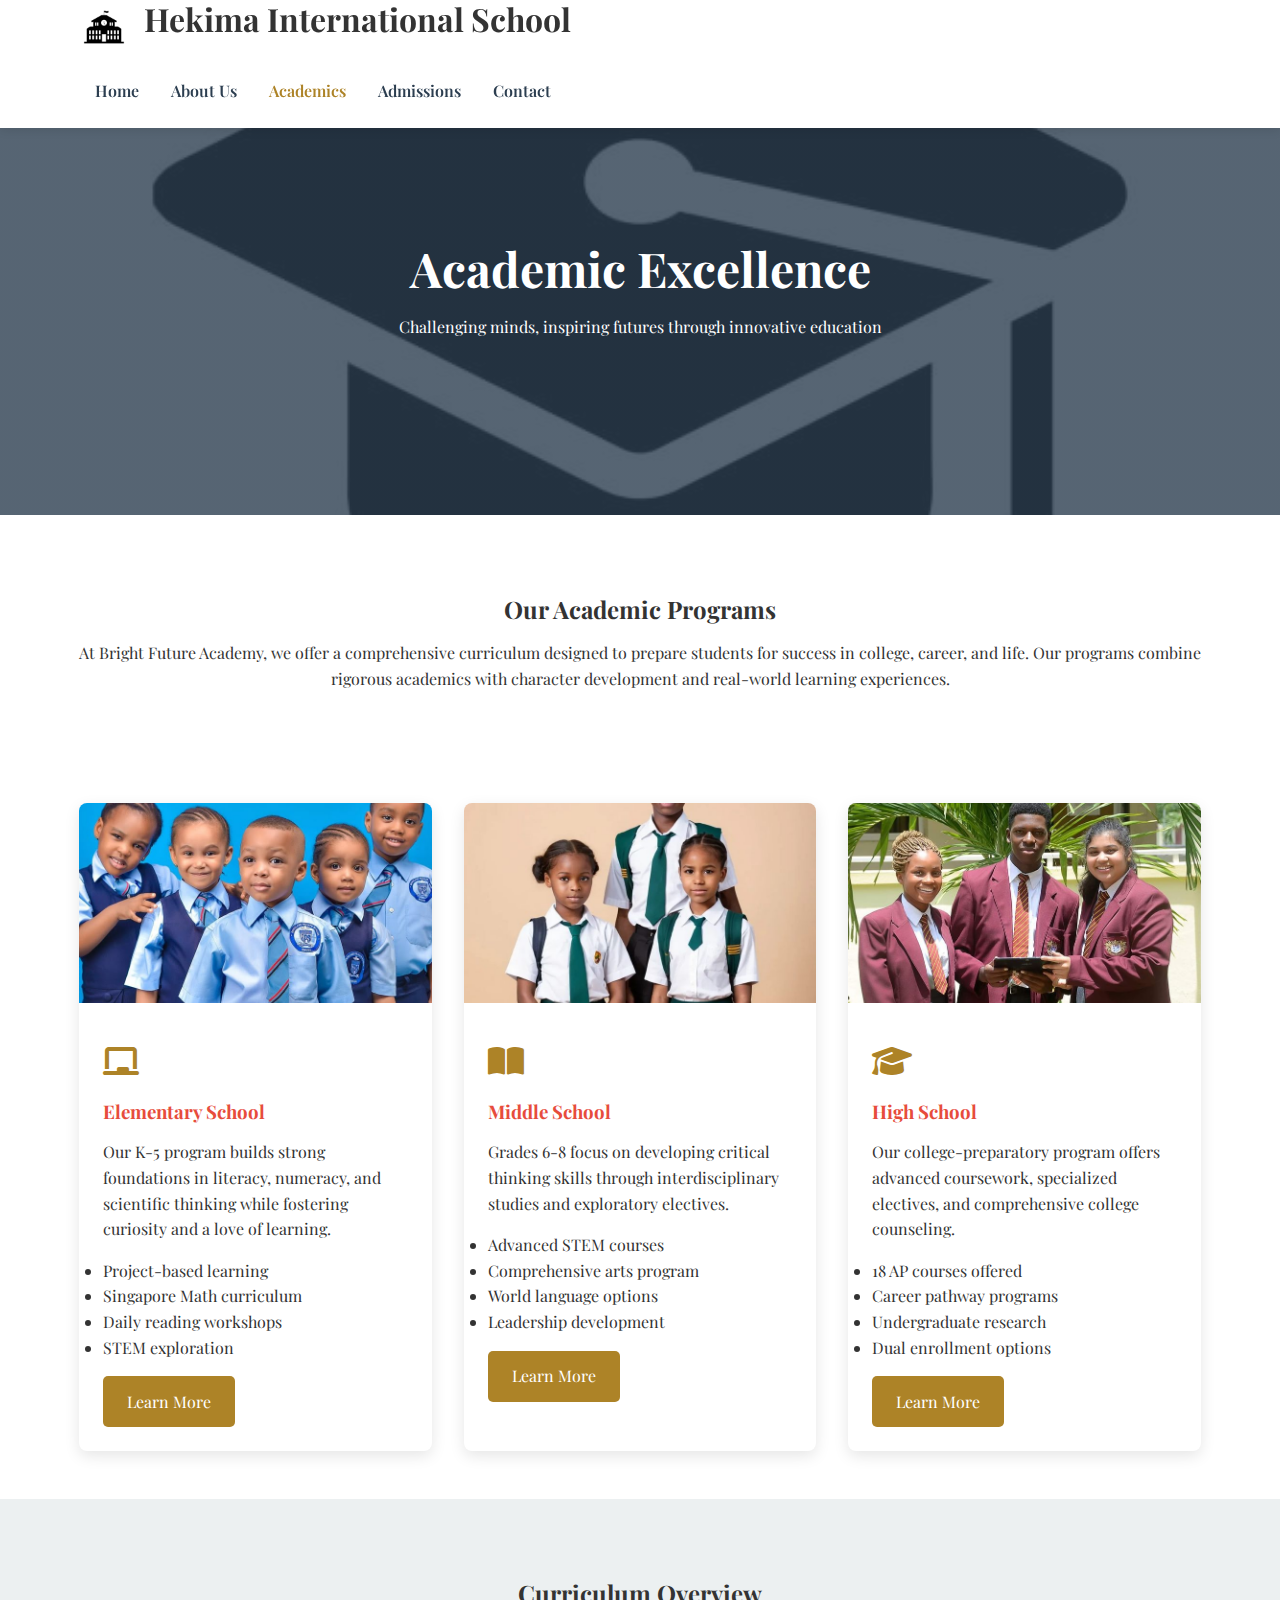
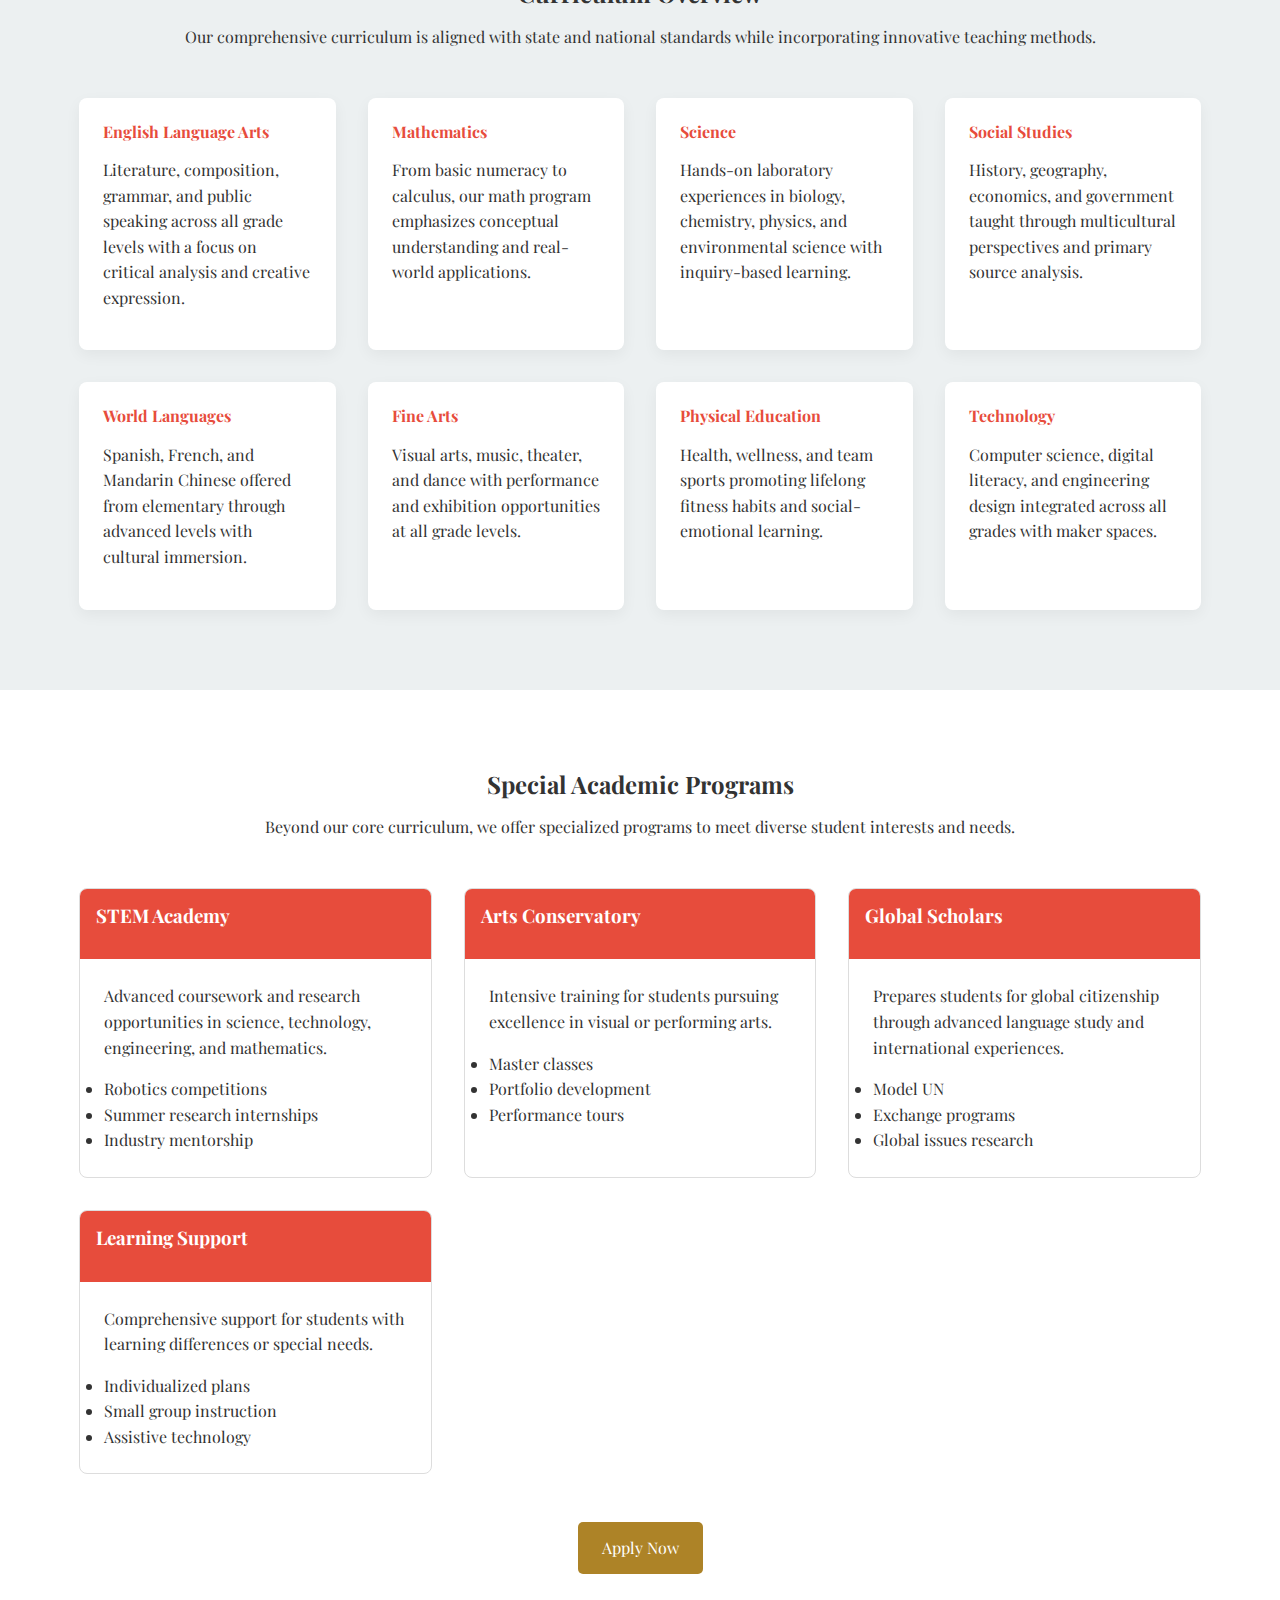
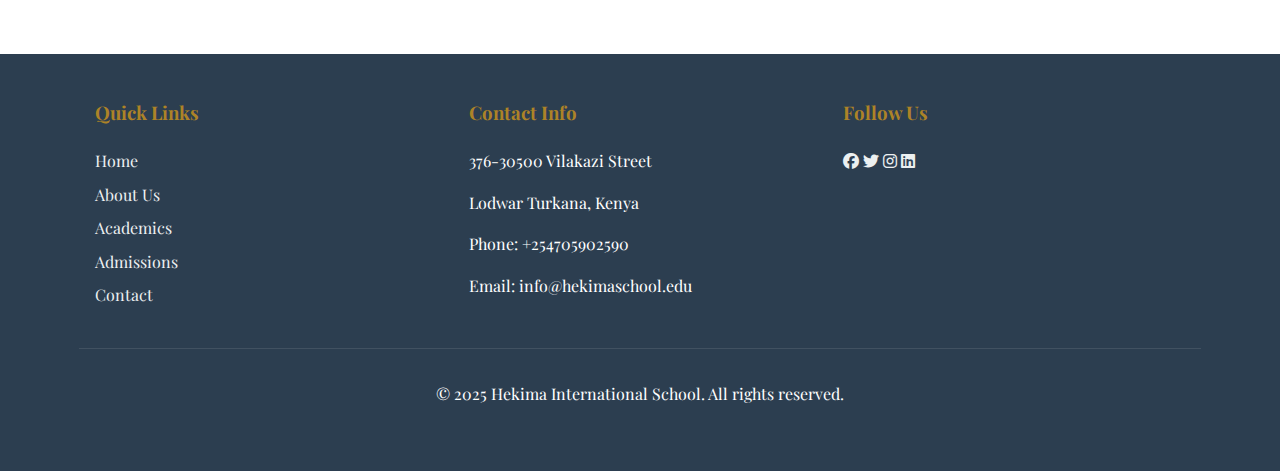
<file: academics.html>
<!DOCTYPE html>
<html lang="en">
<head>
    <meta charset="UTF-8">
    <meta name="viewport" content="width=device-width, initial-scale=1.0">
    <title>Academics - Hekima International School</title><link href="https://fonts.googleapis.com/css2?family=Playfair+Display:ital,wght@0,400..900;1,400..900&display=swap" rel="stylesheet" />
    <link rel="stylesheet" href="https://cdnjs.cloudflare.com/ajax/libs/font-awesome/6.4.0/css/all.min.css">
    <style>
        /* Global Styles */
        :root {
        --primary:#e74c3c;
            --secondary: #ad8327;
            --accent: #2c3e50;
            --light: #ecf0f1;
            --dark: #2c3e50
        }
        
        * {
            margin: 0;
            padding: 0;
            box-sizing: border-box;
            font-family: 'Playfair Display',serif;
        }
        
        body {
            line-height: 1.6;
            color: #333;
        }
        
        .container {
            width: 90%;
            max-width: 1200px;
            margin: 0 auto;
            padding: 0 15px;
        }
        
        h1, h2, h3, h4 {
            margin-bottom: 1rem;
            line-height: 1.2;
        }
        
        p {
            margin-bottom: 1rem;
        }
        
        a {
            text-decoration: none;
            color: var(--secondary);
        }
        
        .btn {
            display: inline-block;
            background: var(--secondary);
            color: white;
            padding: 0.8rem 1.5rem;
            border: none;
            border-radius: 5px;
            cursor: pointer;
            transition: all 0.3s ease;
        }
        
        .btn:hover {
            background: var(--primary);
            transform: translateY(-3px);
        }
        
        /* Header Styles */
        header {
            background: white;
            box-shadow: 0 2px 10px rgba(0, 0, 0, 0.1);
            position: fixed;
            width: 100%;
            top: 0;
            z-index: 1000;
        }
        
        .logo {
            display: flex;
            align-items: center;
        }
        
        .logo img {
            height: 50px;
            margin-right: 15px;
        }
        
        nav ul {
            display: flex;
            list-style: none;
        }
        
        nav ul li a {
            display: block;
            padding: 1.5rem 1rem;
            color: var(--dark);
            font-weight: 600;
            transition: all 0.3s ease;
        }
        
        nav ul li a:hover, nav ul li a.active {
            color: var(--secondary);
        }
        
        .mobile-menu {
            display: none;
            font-size: 1.5rem;
            cursor: pointer;
        }
        
        /* Hero Section */
        .hero {
            background: linear-gradient(rgba(44, 62, 80, 0.8), rgba(44, 62, 80, 0.8)), url('img/academics.jpg');
            background-size: cover;
            background-position: center;
            color: white;
            text-align: center;
            padding: 10rem 0;
            margin-top: 80px;
        }
        
        .hero h1 {
            font-size: 3rem;
            margin-bottom: 1rem;
        }
        
        /* Academics Content */
        .academics-intro {
            text-align: center;
            padding: 5rem 0 3rem;
        }
        
        .divisions {
            display: flex;
            justify-content: space-between;
            flex-wrap: wrap;
            gap: 2rem;
            margin: 3rem 0;
        }
        
        .division-card {
            flex: 1;
            min-width: 300px;
            background: white;
            border-radius: 8px;
            overflow: hidden;
            box-shadow: 0 5px 15px rgba(0,0,0,0.1);
            transition: transform 0.3s ease;
        }
        
        .division-card:hover {
            transform: translateY(-10px);
        }
        
        .division-img {
            width: 100%;
            height: 200px;
            object-fit: cover;
        }
        
        .division-content {
            padding: 1.5rem;
        }
        
        .division-content h3 {
            color: var(--primary);
            margin-bottom: 1rem;
        }
        
        .division-content .icon {
            color: var(--secondary);
            font-size: 2rem;
            margin-bottom: 1rem;
        }
        
        /* Curriculum Section */
        .curriculum {
            background: var(--light);
            padding: 5rem 0;
        }
        
        .subject-areas {
            display: grid;
            grid-template-columns: repeat(auto-fill, minmax(250px, 1fr));
            gap: 2rem;
            margin-top: 3rem;
        }
        
        .subject-card {
            background: white;
            padding: 1.5rem;
            border-radius: 8px;
            box-shadow: 0 5px 15px rgba(0,0,0,0.05);
        }
        
        .subject-card h4 {
            color: var(--primary);
            margin-bottom: 1rem;
        }
        
        /* Special Programs */
        .special-programs {
            padding: 5rem 0;
        }
        
        .programs-grid {
            display: grid;
            grid-template-columns: repeat(auto-fill, minmax(300px, 1fr));
            gap: 2rem;
            margin-top: 3rem;
        }
        
        .program-card {
            border: 1px solid #ddd;
            border-radius: 8px;
            overflow: hidden;
        }
        
        .program-header {
            background: var(--primary);
            color: white;
            padding: 1rem;
        }
        
        .program-body {
            padding: 1.5rem;
        }
        
        /* Footer */
        footer {
            background: var(--dark);
            color: white;
            padding: 3rem 0;
        }
        
        .footer-content {
            display: flex;
            justify-content: space-between;
            margin-bottom: 2rem;
        }
        
        .footer-section {
            flex: 1;
            padding: 0 1rem;
        }
        
        .footer-section h3 {
            color: #ad8327;
            margin-bottom: 1.5rem;
        }
        
        .footer-section ul {
            list-style: none;
        }
        
        .footer-section li {
            margin-bottom: 0.5rem;
        }
        
        .footer-section a {
            color: var(--light);
        }
  
        .copyright {
            text-align: center;
            padding-top: 2rem;
            border-top: 1px solid rgba(255,255,255,0.1);
        }
        
        /* Responsive Design */
        @media (max-width: 992px) {
            .divisions {
                flex-direction: column;
                align-items: center;
            }
            
            .division-card {
                max-width: 500px;
            }
        }
        
        @media (max-width: 768px) {
            nav {
                display: none;
                position: absolute;
                top: 80px;
                left: 0;
                width: 100%;
                background: white;
                box-shadow: 0 5px 10px rgba(0, 0, 0, 0.1);
            }
            
            nav.active {
                display: block;
            }
            
            nav ul {
                flex-direction: column;
            }
            
            .mobile-menu {
                display: block;
            }
            
            .hero h1 {
                font-size: 2.5rem;
            }
            
            .footer-content {
                flex-direction: column;
            }
            
            .footer-section {
                margin-bottom: 2rem;
            }
        }
    </style>
</head>
<body>
    <header>
        <div class="container">
            <div class="logo">
                <img src="img/school icon_.png" alt="Hekima International School">
                <h1>Hekima International School</h1>
            </div>
            <nav>
                <ul>
                    <li><a href="index.html">Home</a></li>
                    <li><a href="aboutus.html">About Us</a></li>
                    <li><a href="academics.html" class="active">Academics</a></li>
                    <li><a href="admission.html">Admissions</a></li>
                    <li><a href="contact.php">Contact</a></li>
                </ul>
            </nav>
            <div class="mobile-menu">
                <i class="fas fa-bars"></i>
            </div>
        </div>
    </header>

    <section class="hero">
        <div class="container">
            <h1>Academic Excellence</h1>
            <p>Challenging minds, inspiring futures through innovative education</p>
        </div>
    </section>

    <section class="academics-intro">
        <div class="container">
            <h2>Our Academic Programs</h2>
            <p>At Bright Future Academy, we offer a comprehensive curriculum designed to prepare students for success in college, career, and life. Our programs combine rigorous academics with character development and real-world learning experiences.</p>
        </div>
    </section>

    <section class="container">
        <div class="divisions">
            <div class="division-card">
                <img src="img/elementary" alt="Elementary School" class="division-img">
                <div class="division-content">
                    <div class="icon">
                        <i class="fa-solid fa-chalkboard"></i>
                    </div>
                    <h3>Elementary School</h3>
                    <p>Our K-5 program builds strong foundations in literacy, numeracy, and scientific thinking while fostering curiosity and a love of learning.</p>
                    <ul>
                        <li>Project-based learning</li>
                        <li>Singapore Math curriculum</li>
                        <li>Daily reading workshops</li>
                        <li>STEM exploration</li>
                    </ul>
                    <a href="elementary.html" class="btn" style="margin-top: 1rem;">Learn More</a>
                </div>
            </div>
            
            <div class="division-card">
                <img src="img/background.jpeg" alt="Middle School" class="division-img">
                <div class="division-content">
                    <div class="icon">
                        <i class="fas fa-book-open"></i>
                    </div>
                    <h3>Middle School</h3>
                    <p>Grades 6-8 focus on developing critical thinking skills through interdisciplinary studies and exploratory electives.</p>
                    <ul>
                        <li>Advanced STEM courses</li>
                        <li>Comprehensive arts program</li>
                        <li>World language options</li>
                        <li>Leadership development</li>
                    </ul>
                    <a href="middle-school.html" class="btn" style="margin-top: 1rem;">Learn More</a>
                </div>
            </div>
            
            <div class="division-card">
                <img src="img/highschool.jpg" alt="High School" class="division-img">
                <div class="division-content">
                    <div class="icon">
                        <i class="fa-solid fa-graduation-cap"></i>
                    </div>
                    <h3>High School</h3>
                    <p>Our college-preparatory program offers advanced coursework, specialized electives, and comprehensive college counseling.</p>
                    <ul>
                        <li>18 AP courses offered</li>
                        <li>Career pathway programs</li>
                        <li>Undergraduate research</li>
                        <li>Dual enrollment options</li>
                    </ul>
                    <a href="high-school.html" class="btn" style="margin-top: 1rem;">Learn More</a>
                </div>
            </div>
        </div>
    </section>

    <section class="curriculum">
        <div class="container">
            <h2 style="text-align: center;">Curriculum Overview</h2>
            <p style="text-align: center;">Our comprehensive curriculum is aligned with state and national standards while incorporating innovative teaching methods.</p>
            
            <div class="subject-areas">
                <div class="subject-card">
                    <h4>English Language Arts</h4>
                    <p>Literature, composition, grammar, and public speaking across all grade levels with a focus on critical analysis and creative expression.</p>
                </div>
                
                <div class="subject-card">
                    <h4>Mathematics</h4>
                    <p>From basic numeracy to calculus, our math program emphasizes conceptual understanding and real-world applications.</p>
                </div>
                
                <div class="subject-card">
                    <h4>Science</h4>
                    <p>Hands-on laboratory experiences in biology, chemistry, physics, and environmental science with inquiry-based learning.</p>
                </div>
                
                <div class="subject-card">
                    <h4>Social Studies</h4>
                    <p>History, geography, economics, and government taught through multicultural perspectives and primary source analysis.</p>
                </div>
                
                <div class="subject-card">
                    <h4>World Languages</h4>
                    <p>Spanish, French, and Mandarin Chinese offered from elementary through advanced levels with cultural immersion.</p>
                </div>
                
                <div class="subject-card">
                    <h4>Fine Arts</h4>
                    <p>Visual arts, music, theater, and dance with performance and exhibition opportunities at all grade levels.</p>
                </div>
                
                <div class="subject-card">
                    <h4>Physical Education</h4>
                    <p>Health, wellness, and team sports promoting lifelong fitness habits and social-emotional learning.</p>
                </div>
                
                <div class="subject-card">
                    <h4>Technology</h4>
                    <p>Computer science, digital literacy, and engineering design integrated across all grades with maker spaces.</p>
                </div>
            </div>
        </div>
    </section>

    <section class="special-programs">
        <div class="container">
            <h2 style="text-align: center;">Special Academic Programs</h2>
            <p style="text-align: center;">Beyond our core curriculum, we offer specialized programs to meet diverse student interests and needs.</p>
            
            <div class="programs-grid">
                <div class="program-card">
                    <div class="program-header">
                        <h3>STEM Academy</h3>
                    </div>
                    <div class="program-body">
                        <p>Advanced coursework and research opportunities in science, technology, engineering, and mathematics.</p>
                        <ul>
                            <li>Robotics competitions</li>
                            <li>Summer research internships</li>
                            <li>Industry mentorship</li>
                        </ul>
                    </div>
                </div>
                
                <div class="program-card">
                    <div class="program-header">
                        <h3>Arts Conservatory</h3>
                    </div>
                    <div class="program-body">
                        <p>Intensive training for students pursuing excellence in visual or performing arts.</p>
                        <ul>
                            <li>Master classes</li>
                            <li>Portfolio development</li>
                            <li>Performance tours</li>
                        </ul>
                    </div>
                </div>
                
                <div class="program-card">
                    <div class="program-header">
                        <h3>Global Scholars</h3>
                    </div>
                    <div class="program-body">
                        <p>Prepares students for global citizenship through advanced language study and international experiences.</p>
                        <ul>
                            <li>Model UN</li>
                            <li>Exchange programs</li>
                            <li>Global issues research</li>
                        </ul>
                    </div>
                </div>
                
                <div class="program-card">
                    <div class="program-header">
                        <h3>Learning Support</h3>
                    </div>
                    <div class="program-body">
                        <p>Comprehensive support for students with learning differences or special needs.</p>
                        <ul>
                            <li>Individualized plans</li>
                            <li>Small group instruction</li>
                            <li>Assistive technology</li>
                        </ul>
                    </div>
                </div>
            </div>
            
            <div style="text-align: center; margin-top: 3rem;">
                <a href="admission.html" class="btn">Apply Now</a>
            </div>
        </div>
    </section>

    <footer>
        <div class="container">
            <div class="footer-content">
                <div class="footer-section">
                    <h3>Quick Links</h3>
                    <ul>
                        <li><a href="index.html">Home</a></li>
                        <li><a href="about.html">About Us</a></li>
                        <li><a href="academics.html">Academics</a></li>
                        <li><a href="admission.html">Admissions</a></li>
                        <li><a href="contactus.php">Contact</a></li>
                    </ul>
                </div>
                <div class="footer-section">
                    <h3>Contact Info</h3>
                    <p>376-30500 Vilakazi Street</p>
                    <p>Lodwar Turkana, Kenya</p>
                    <p>Phone: +254705902590</p>
                    <p>Email: info@hekimaschool.edu</p>
                </div>
                <div class="footer-section">
                    <h3>Follow Us</h3>
                    <div class="social-media">
                        <a href="#"><i class="fab fa-facebook"></i></a>
                        <a href="#"><i class="fab fa-twitter"></i></a>
                        <a href="#"><i class="fab fa-instagram"></i></a>
                        <a href="#"><i class="fab fa-linkedin"></i></a>
                    </div>
                </div>
            </div>
            <div class="copyright">
                <p>&copy; 2025 Hekima International School. All rights reserved.</p>
            </div>
        </div>
    </footer>

    <script>
        // Mobile menu toggle
        document.querySelector('.mobile-menu').addEventListener('click', function() {
            document.querySelector('nav').classList.toggle('active');
        });
        
        // Smooth scrolling for anchor links
        document.querySelectorAll('a[href^="#"]').forEach(anchor => {
            anchor.addEventListener('click', function(e) {
                e.preventDefault();
                
                const target = document.querySelector(this.getAttribute('href'));
                if (target) {
                    window.scrollTo({
                        top: target.offsetTop - 80,
                        behavior: 'smooth'
                    });
                    
                    // Close mobile menu if open
                    document.querySelector('nav').classList.remove('active');
                }
            });
        });
    </script>
</body>
</html>
</file>
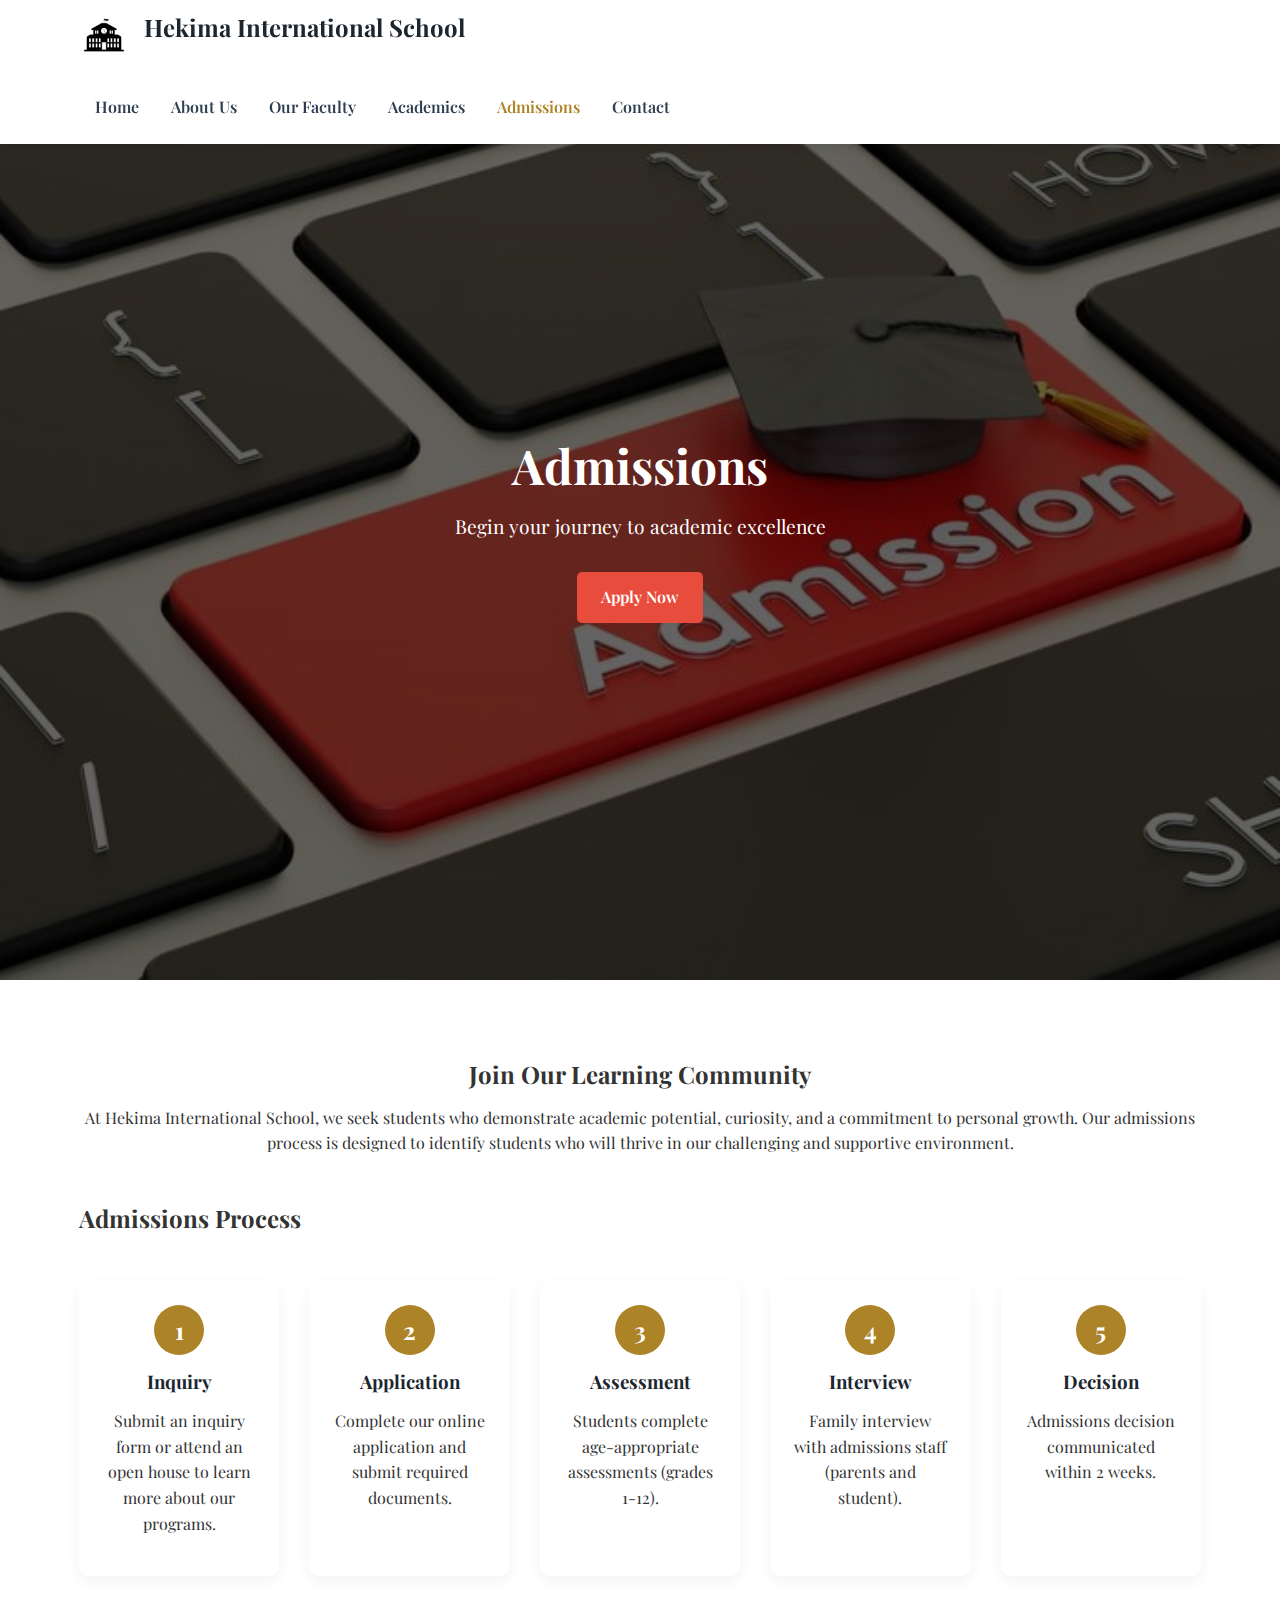
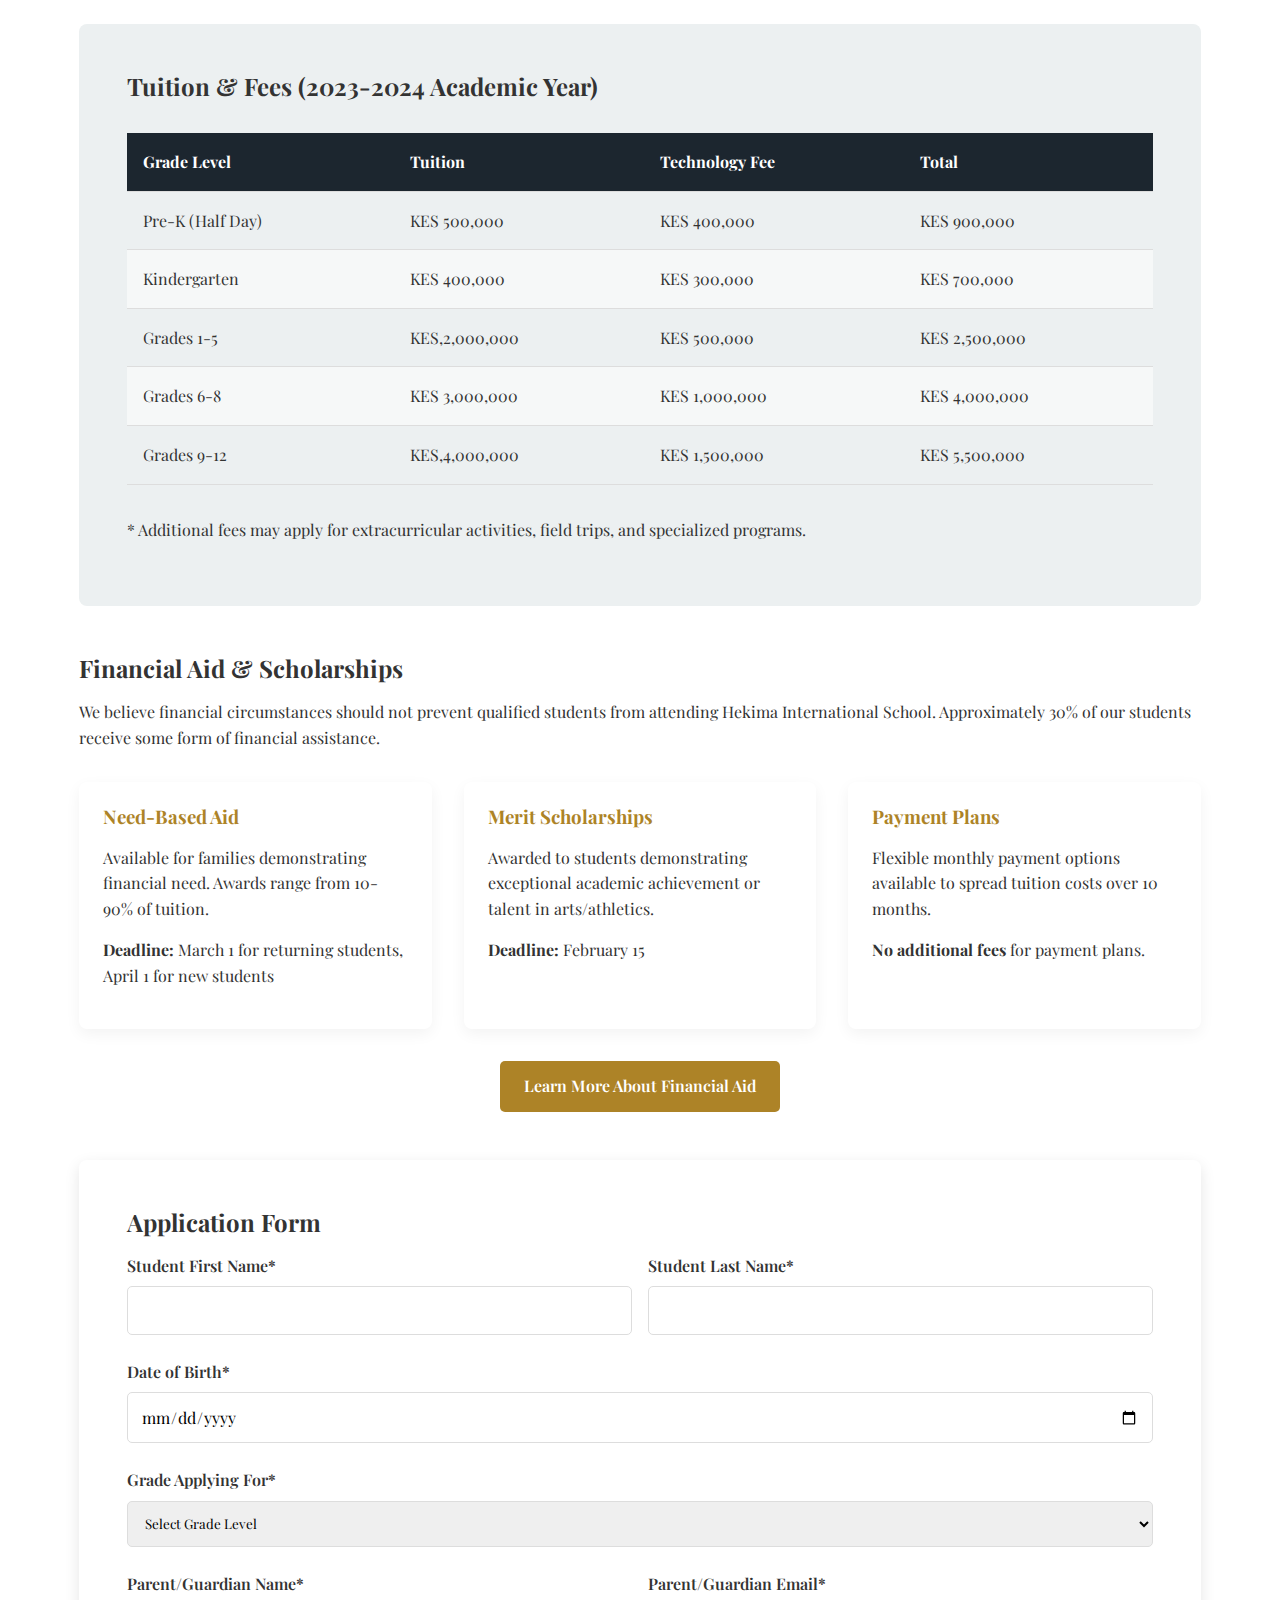
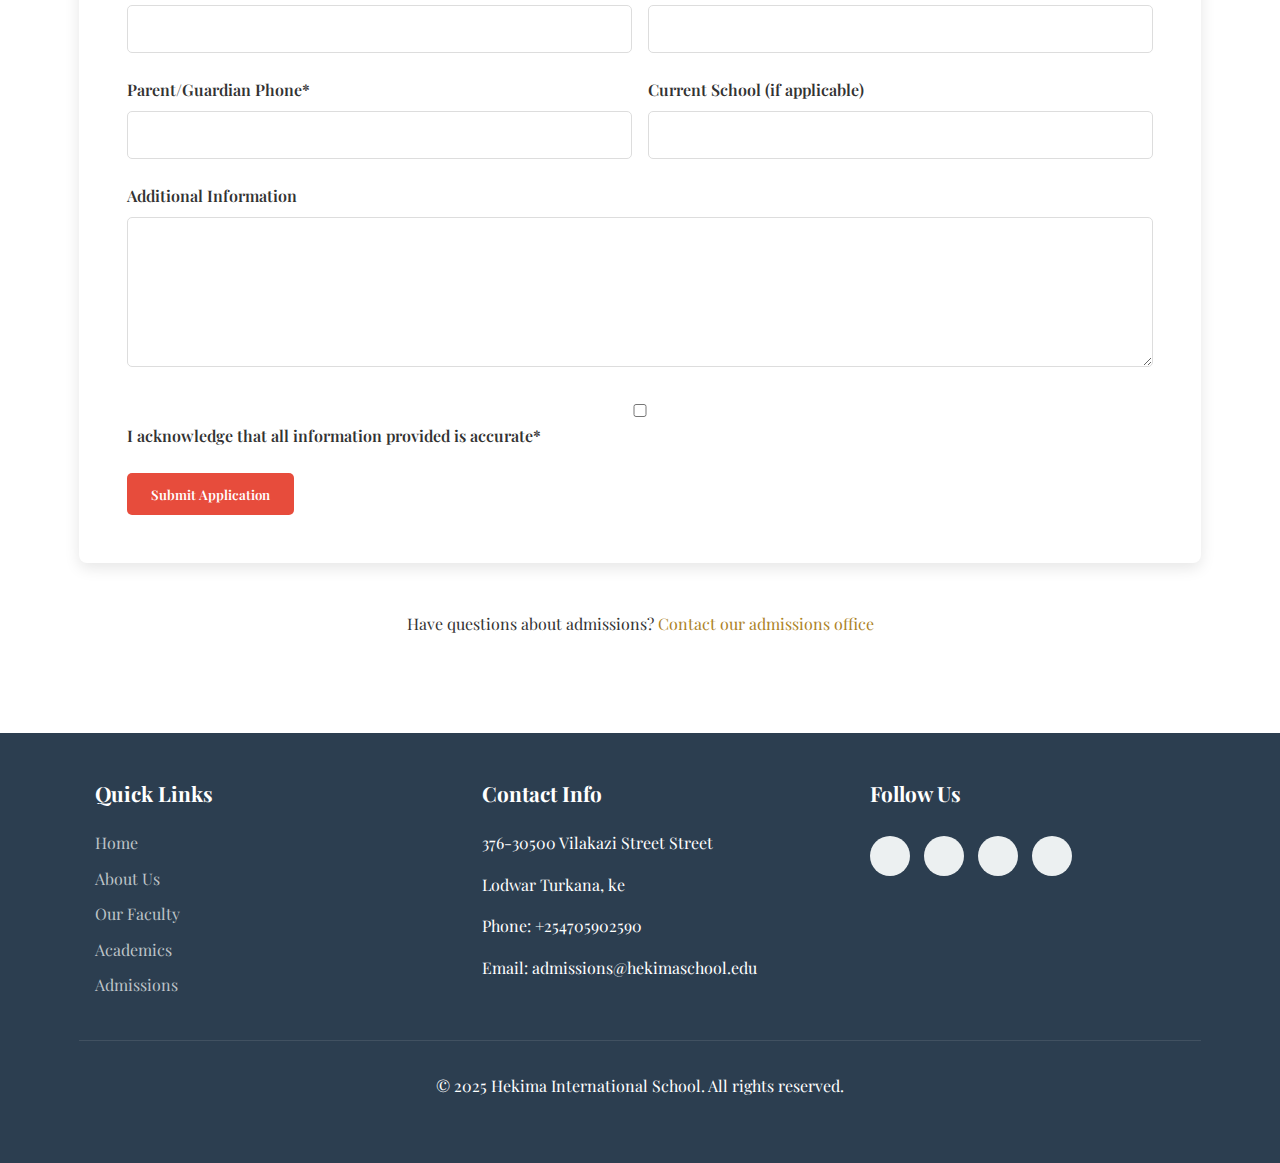
<file: admission.html>
<!DOCTYPE html>
<html lang="en">
<head>
    <meta charset="UTF-8">
    <meta name="viewport" content="width=device-width, initial-scale=1.0">
    <title>Admissions - Hekima International School</title>
    <link rel="stylesheet" href="style.css">
    <link href="https://fonts.googleapis.com/css2?family=Playfair+Display:ital,wght@0,400..900;1,400..900&display=swap" rel="stylesheet" />
    <link rel="stylesheet" href="https://cdnjs.cloudflare.com/ajax/libs/font-awesome/6.4.0/css/all.min.css">
    <style>
        /* Global Styles */
        :root {
            --primary-color: #1c262f;
            --secondary-color:  #ad8327;
            --accent-color:#e74c3c;
            --light-color: #ecf0f1;
            --dark-color: #2c3e50;
            --text-color: #333;
        }
        
        * {
            margin: 0;
            padding: 0;
            box-sizing: border-box;
            font-family: 'Playfair Display', serif;
        }
        
        body {
            line-height: 1.6;
            color: var(--text-color);
        }
        
        .container {
            width: 90%;
            max-width: 1200px;
            margin: 0 auto;
            padding: 0 15px;
        }
        
        h1, h2, h3, h4 {
            margin-bottom: 1rem;
            line-height: 1.2;
        }
        
        p {
            margin-bottom: 1rem;
        }
        
        a {
            text-decoration: none;
            color: var(--secondary-color);
        }
        
        .btn {
            display: inline-block;
            background: var(--secondary-color);
            color: white;
            padding: 0.8rem 1.5rem;
            border: none;
            border-radius: 5px;
            cursor: pointer;
            transition: all 0.3s ease;
        }
        
        .btn:hover {
            background: var(--primary-color);
            transform: translateY(-3px);
        }
        
        .btn-accent {
            background: var(--accent-color);
        }
        
        .btn-accent:hover {
            background: #c0392b;
        }
        
        /* Header Styles */
        header {
            background: white;
            box-shadow: 0 2px 10px rgba(0, 0, 0, 0.1);
            position: fixed;
            width: 100%;
            top: 0;
            z-index: 1000;
        }
        
        .logo {
            display: flex;
            align-items: center;
        }
        
        .logo img {
            height: 50px;
            margin-right: 15px;
        }
        
        nav ul {
            display: flex;
            list-style: none;
        }
        
        nav ul li a {
            display: block;
            padding: 1.5rem 1rem;
            color: var(--dark-color);
            font-weight: 600;
            transition: all 0.3s ease;
        }
        
        nav ul li a:hover, nav ul li a.active {
            color: var(--secondary-color);
        }
        
        .mobile-menu {
            display: none;
            font-size: 1.5rem;
            cursor: pointer;
        }
        
        /* Hero Section */
        .hero {
            background: linear-gradient(rgba(0, 0, 0, 0.6), rgba(0, 0, 0, 0.6)), url('img/admission.jpg');
            background-size: cover;
            background-position: center;
            color: white;
            text-align: center;
            padding: 10rem 0;
            margin-top: 80px;
        }
        
        .hero h1 {
            font-size: 3rem;
            margin-bottom: 1rem;
        }
        
        /* Admissions Content */
        .admissions-content {
            padding: 5rem 0;
        }
        
        .admissions-intro {
            text-align: center;
            margin-bottom: 3rem;
        }
        
        .process-steps {
            display: flex;
            justify-content: space-between;
            margin: 3rem 0;
            flex-wrap: wrap;
        }
        
        .step {
            flex: 1;
            min-width: 200px;
            text-align: center;
            padding: 1.5rem;
            position: relative;
        }
        
        .step-number {
            display: inline-block;
            width: 50px;
            height: 50px;
            background: var(--secondary-color);
            color: white;
            border-radius: 50%;
            line-height: 50px;
            font-size: 1.5rem;
            font-weight: bold;
            margin-bottom: 1rem;
        }
        
        .step h3 {
            color: var(--primary-color);
        }
        
        /* Tuition Section */
        .tuition {
            background: var(--light-color);
            padding: 3rem;
            border-radius: 8px;
            margin: 3rem 0;
        }
        
        .tuition-table {
            width: 100%;
            border-collapse: collapse;
            margin: 2rem 0;
        }
        
        .tuition-table th, .tuition-table td {
            padding: 1rem;
            text-align: left;
            border-bottom: 1px solid #ddd;
        }
        
        .tuition-table th {
            background: var(--primary-color);
            color: white;
        }
        
        .tuition-table tr:nth-child(even) {
            background: rgba(255,255,255,0.5);
        }
        
        /* Financial Aid */
        .financial-aid {
            margin: 3rem 0;
        }
        
        .aid-options {
            display: flex;
            gap: 2rem;
            margin-top: 2rem;
            flex-wrap: wrap;
        }
        
        .aid-option {
            flex: 1;
            min-width: 250px;
            background: white;
            padding: 1.5rem;
            border-radius: 8px;
            box-shadow: 0 5px 15px rgba(0,0,0,0.05);
        }
        
        .aid-option h3 {
            color: var(--secondary-color);
        }
        
        /* Application Form */
        .application {
            background: white;
            padding: 3rem;
            border-radius: 8px;
            box-shadow: 0 5px 15px rgba(0,0,0,0.1);
            margin: 3rem 0;
        }
        
        .form-group {
            margin-bottom: 1.5rem;
        }
        
        .form-group label {
            display: block;
            margin-bottom: 0.5rem;
            font-weight: 600;
        }
        
        .form-group input,
        .form-group select,
        .form-group textarea {
            width: 100%;
            padding: 0.8rem;
            border: 1px solid #ddd;
            border-radius: 5px;
            font-family: inherit;
        }
        
        .form-group textarea {
            min-height: 120px;
        }
        
        .form-row {
            display: flex;
            gap: 1rem;
        }
        
        .form-row .form-group {
            flex: 1;
        }
        
        /* Footer */
        footer {
            background: var(--dark-color);
            color: white;
            padding: 3rem 0;
        }
        
        .footer-content {
            display: flex;
            justify-content: space-between;
            margin-bottom: 2rem;
        }
        
        .footer-section {
            flex: 1;
            padding: 0 1rem;
        }
        
        .footer-section h3 {
            color: white;
            margin-bottom: 1.5rem;
        }
        
        .footer-section ul {
            list-style: none;
        }
        
        .footer-section li {
            margin-bottom: 0.5rem;
        }
        
        .footer-section a {
            color: var(--light-color);
        }
        
        .copyright {
            text-align: center;
            padding-top: 2rem;
            border-top: 1px solid rgba(255,255,255,0.1);
        }
        
        /* Responsive Design */
        @media (max-width: 992px) {
            .process-steps {
                flex-direction: column;
                align-items: center;
            }
            
            .step {
                max-width: 400px;
                margin-bottom: 2rem;
            }
            
            .aid-options {
                flex-direction: column;
            }
        }
        
        @media (max-width: 768px) {
            nav {
                display: none;
                position: absolute;
                top: 80px;
                left: 0;
                width: 100%;
                background: white;
                box-shadow: 0 5px 10px rgba(0, 0, 0, 0.1);
            }
            
            nav.active {
                display: block;
            }
            
            nav ul {
                flex-direction: column;
            }
            
            .mobile-menu {
                display: block;
            }
            
            .hero h1 {
                font-size: 2.5rem;
            }
            
            .footer-content {
                flex-direction: column;
            }
            
            .footer-section {
                margin-bottom: 2rem;
            }
            
            .form-row {
                flex-direction: column;
                gap: 0;
            }
        }
    </style>
</head>
<body>
    <header>
        <div class="container">
            <div class="logo">
                <img src="img/school icon_.png" alt="Hekima International School">
                <h1>Hekima International School</h1>
            </div>
            <nav>
                <ul>
                    <li><a href="index.html">Home</a></li>
                    <li><a href="aboutus.html">About Us</a></li>
                    <li><a href="faculty.html">Our Faculty</a></li>
                    <li><a href="academics.html">Academics</a></li>
                    <li><a href="admission.html" class="active">Admissions</a></li>
                    <li><a href="contact.php">Contact</a></li>
                </ul>
            </nav>
            <div class="mobile-menu">
                <i class="fas fa-bars"></i>
            </div>
        </div>
    </header>

    <section class="hero">
        <div class="container">
            <h1>Admissions</h1>
            <p>Begin your journey to academic excellence</p>
            <a href="#apply" class="btn btn-accent">Apply Now</a>
        </div>
    </section>

    <section class="admissions-content">
        <div class="container">
            <div class="admissions-intro">
                <h2>Join Our Learning Community</h2>
                <p>At Hekima International School, we seek students who demonstrate academic potential, curiosity, and a commitment to personal growth. Our admissions process is designed to identify students who will thrive in our challenging and supportive environment.</p>
            </div>
            
            <h2>Admissions Process</h2>
            <div class="process-steps">
                <div class="step">
                    <div class="step-number">1</div>
                    <h3>Inquiry</h3>
                    <p>Submit an inquiry form or attend an open house to learn more about our programs.</p>
                </div>
                <div class="step">
                    <div class="step-number">2</div>
                    <h3>Application</h3>
                    <p>Complete our online application and submit required documents.</p>
                </div>
                <div class="step">
                    <div class="step-number">3</div>
                    <h3>Assessment</h3>
                    <p>Students complete age-appropriate assessments (grades 1-12).</p>
                </div>
                <div class="step">
                    <div class="step-number">4</div>
                    <h3>Interview</h3>
                    <p>Family interview with admissions staff (parents and student).</p>
                </div>
                <div class="step">
                    <div class="step-number">5</div>
                    <h3>Decision</h3>
                    <p>Admissions decision communicated within 2 weeks.</p>
                </div>
            </div>
            
            <div class="tuition">
                <h2>Tuition & Fees (2023-2024 Academic Year)</h2>
                <table class="tuition-table">
                    <thead>
                        <tr>
                            <th>Grade Level</th>
                            <th>Tuition</th>
                            <th>Technology Fee</th>
                            <th>Total</th>
                        </tr>
                    </thead>
                    <tbody>
                        <tr>
                            <td>Pre-K (Half Day)</td>
                            <td>KES 500,000</td>
                            <td>KES 400,000</td>
                            <td>KES 900,000</td>
                        </tr>
                        <tr>
                            <td>Kindergarten</td>
                            <td>KES 400,000</td>
                            <td>KES 300,000</td>
                            <td>KES 700,000</td>
                        </tr>
                        <tr>
                            <td>Grades 1-5</td>
                            <td>KES,2,000,000</td>
                            <td>KES 500,000</td>
                            <td>KES 2,500,000</td>
                        </tr>
                        <tr>
                            <td>Grades 6-8</td>
                            <td>KES 3,000,000</td>
                            <td>KES 1,000,000</td>
                            <td>KES 4,000,000</td>
                        </tr>
                        <tr>
                            <td>Grades 9-12</td>
                            <td>KES,4,000,000</td>
                            <td>KES 1,500,000</td>
                            <td>KES 5,500,000</td>
                        </tr>
                    </tbody>
                </table>
                <p>* Additional fees may apply for extracurricular activities, field trips, and specialized programs.</p>
            </div>
            
            <div class="financial-aid">
                <h2>Financial Aid & Scholarships</h2>
                <p>We believe financial circumstances should not prevent qualified students from attending Hekima International School. Approximately 30% of our students receive some form of financial assistance.</p>
                
                <div class="aid-options">
                    <div class="aid-option">
                        <h3>Need-Based Aid</h3>
                        <p>Available for families demonstrating financial need. Awards range from 10-90% of tuition.</p>
                        <p><strong>Deadline:</strong> March 1 for returning students, April 1 for new students</p>
                    </div>
                    <div class="aid-option">
                        <h3>Merit Scholarships</h3>
                        <p>Awarded to students demonstrating exceptional academic achievement or talent in arts/athletics.</p>
                        <p><strong>Deadline:</strong> February 15</p>
                    </div>
                    <div class="aid-option">
                        <h3>Payment Plans</h3>
                        <p>Flexible monthly payment options available to spread tuition costs over 10 months.</p>
                        <p><strong>No additional fees</strong> for payment plans.</p>
                    </div>
                </div>
                
                <div style="text-align: center; margin-top: 2rem;">
                    <a href="financial-aid.html" class="btn">Learn More About Financial Aid</a>
                </div>
            </div>
            
            <div class="application" id="apply">
                <h2>Application Form</h2>
                <form id="admissionsForm">
                    <div class="form-row">
                        <div class="form-group">
                            <label for="firstName">Student First Name*</label>
                            <input type="text" id="firstName" required>
                        </div>
                        <div class="form-group">
                            <label for="lastName">Student Last Name*</label>
                            <input type="text" id="lastName" required>
                        </div>
                    </div>
                    
                    <div class="form-group">
                        <label for="birthdate">Date of Birth*</label>
                        <input type="date" id="birthdate" required>
                    </div>
                    
                    <div class="form-group">
                        <label for="grade">Grade Applying For*</label>
                        <select id="grade" required>
                            <option value="">Select Grade Level</option>
                            <option value="prek">Pre-Kindergarten</option>
                            <option value="k">Kindergarten</option>
                            <option value="1">Grade 1</option>
                            <option value="2">Grade 2</option>
                            <option value="3">Grade 3</option>
                            <option value="4">Grade 4</option>
                            <option value="5">Grade 5</option>
                            <option value="6">Grade 6</option>
                            <option value="7">Grade 7</option>
                            <option value="8">Grade 8</option>
                            <option value="9">Grade 9</option>
                            <option value="10">Grade 10</option>
                            <option value="11">Grade 11</option>
                            <option value="12">Grade 12</option>
                        </select>
                    </div>
                    
                    <div class="form-row">
                        <div class="form-group">
                            <label for="parentName">Parent/Guardian Name*</label>
                            <input type="text" id="parentName" required>
                        </div>
                        <div class="form-group">
                            <label for="parentEmail">Parent/Guardian Email*</label>
                            <input type="email" id="parentEmail" required>
                        </div>
                    </div>
                    
                    <div class="form-row">
                        <div class="form-group">
                            <label for="parentPhone">Parent/Guardian Phone*</label>
                            <input type="tel" id="parentPhone" required>
                        </div>
                        <div class="form-group">
                            <label for="currentSchool">Current School (if applicable)</label>
                            <input type="text" id="currentSchool">
                        </div>
                    </div>
                    
                    <div class="form-group">
                        <label for="comments">Additional Information</label>
                        <textarea id="comments"></textarea>
                    </div>
                    
                    <div class="form-group">
                        <label>
                            <input type="checkbox" required> I acknowledge that all information provided is accurate*
                        </label>
                    </div>
                    
                    <button type="submit" class="btn btn-accent">Submit Application</button>
                </form>
            </div>
            
            <div style="text-align: center; margin-top: 2rem;">
                <p>Have questions about admissions? <a href="contact.php">Contact our admissions office</a></p>
            </div>
        </div>
    </section>

    <footer>
        <div class="container">
            <div class="footer-content">
                <div class="footer-section">
                    <h3>Quick Links</h3>
                    <ul>
                        <li><a href="index.html">Home</a></li>
                        <li><a href="about.html">About Us</a></li>
                        <li><a href="faculty.html">Our Faculty</a></li>
                        <li><a href="academics.html">Academics</a></li>
                        <li><a href="admission.html">Admissions</a></li>
                    </ul>
                </div>
                <div class="footer-section">
                    <h3>Contact Info</h3>
                    <p>376-30500 Vilakazi Street Street</p>
                    <p>Lodwar Turkana, ke</p>
                    <p>Phone: +254705902590</p>
                    <p>Email: admissions@hekimaschool.edu</p>
                </div>
                <div class="footer-section">
                    <h3>Follow Us</h3>
                    <div class="social-media">
                        <a href="#"><i class="fab fa-facebook"></i></a>
                        <a href="#"><i class="fab fa-twitter"></i></a>
                        <a href="#"><i class="fab fa-instagram"></i></a>
                        <a href="#"><i class="fab fa-linkedin"></i></a>
                    </div>
                </div>
            </div>
            <div class="copyright">
                <p>&copy; 2025 Hekima International School. All rights reserved.</p>
            </div>
        </div>
    </footer>

    <script>
        // Mobile menu toggle
        document.querySelector('.mobile-menu').addEventListener('click', function() {
            document.querySelector('nav').classList.toggle('active');
        });
        
        // Form submission
        document.getElementById('admissionsForm').addEventListener('submit', function(e) {
            e.preventDefault();
            
            // Here you would typically send the form data to your server
            // For this example, we'll just show an alert
            
            alert('Thank you for your application! We will contact you shortly with next steps.');
            this.reset();
        });
        
        // Smooth scrolling for anchor links
        document.querySelectorAll('a[href^="#"]').forEach(anchor => {
            anchor.addEventListener('click', function(e) {
                e.preventDefault();
                
                const target = document.querySelector(this.getAttribute('href'));
                if (target) {
                    window.scrollTo({
                        top: target.offsetTop - 80,
                        behavior: 'smooth'
                    });
                    
                    // Close mobile menu if open
                    document.querySelector('nav').classList.remove('active');
                }
            });
        });
    </script>
</body>
</html>
</file>
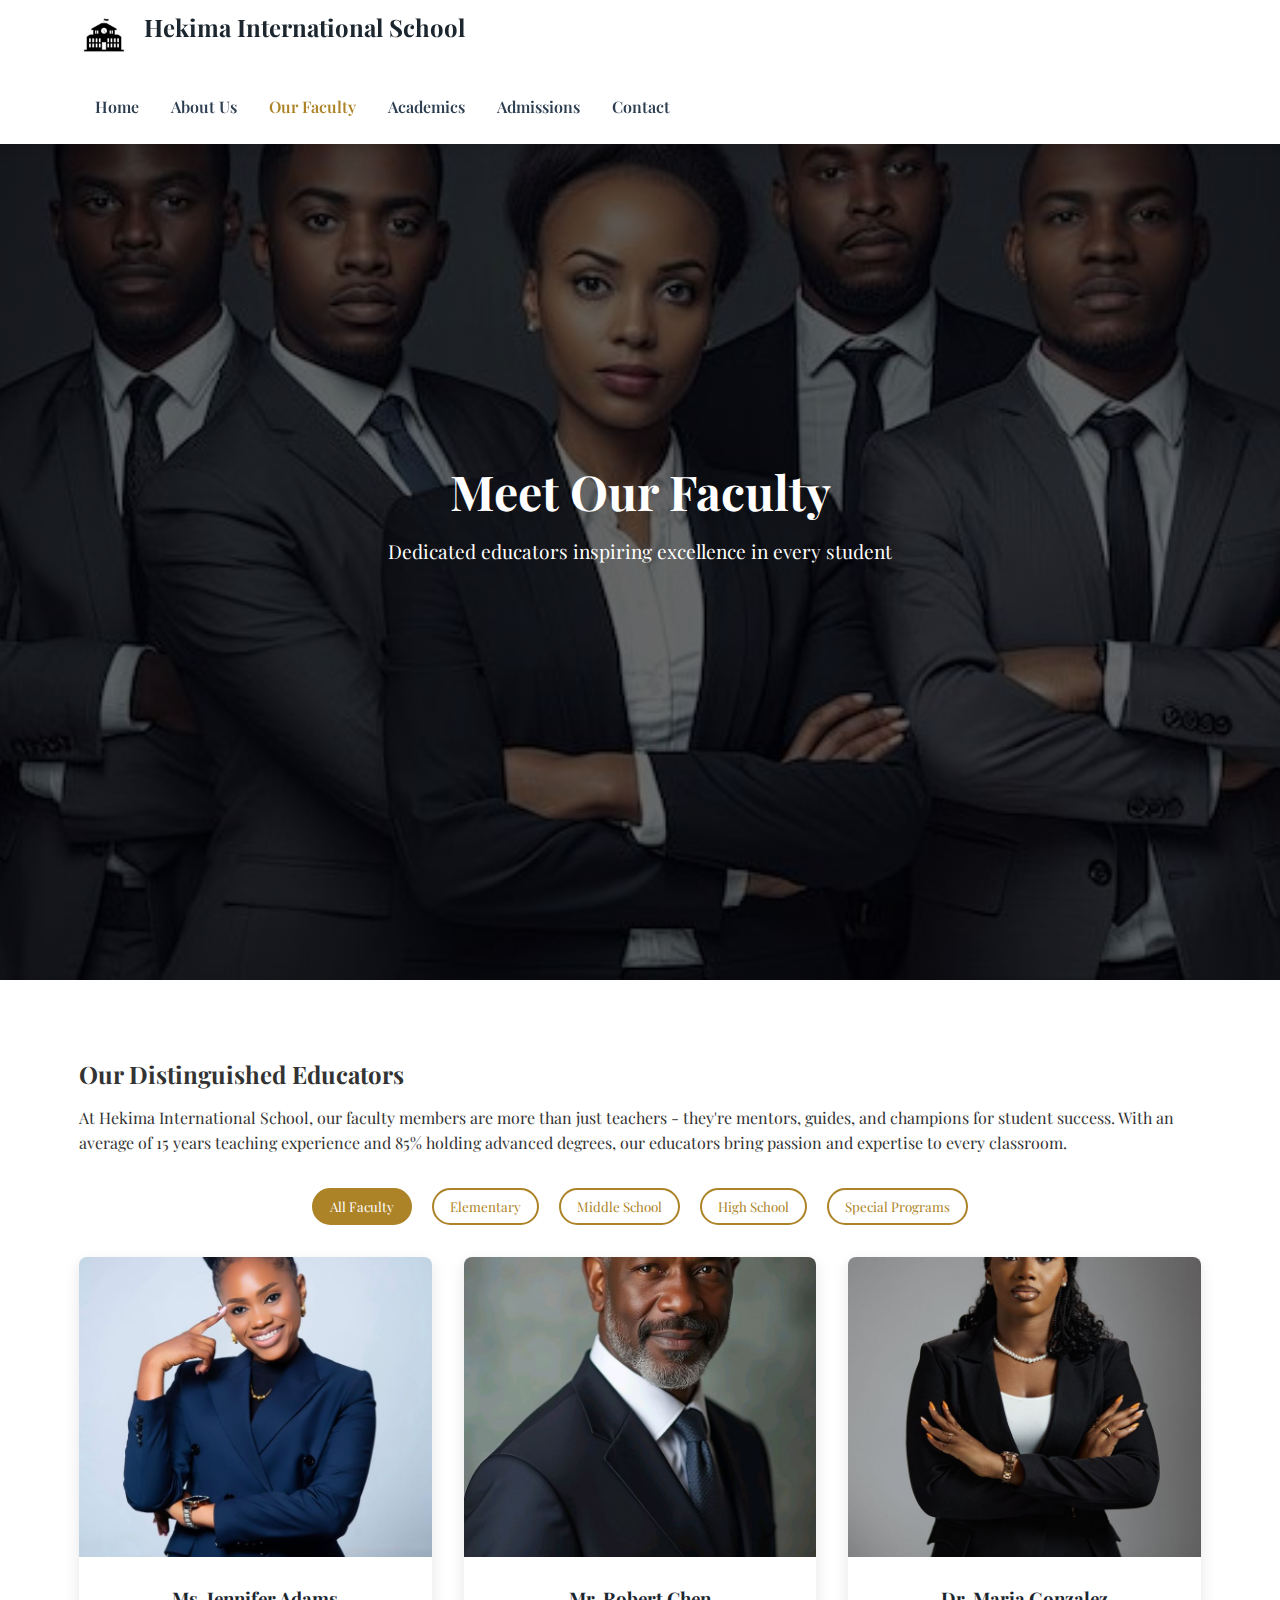
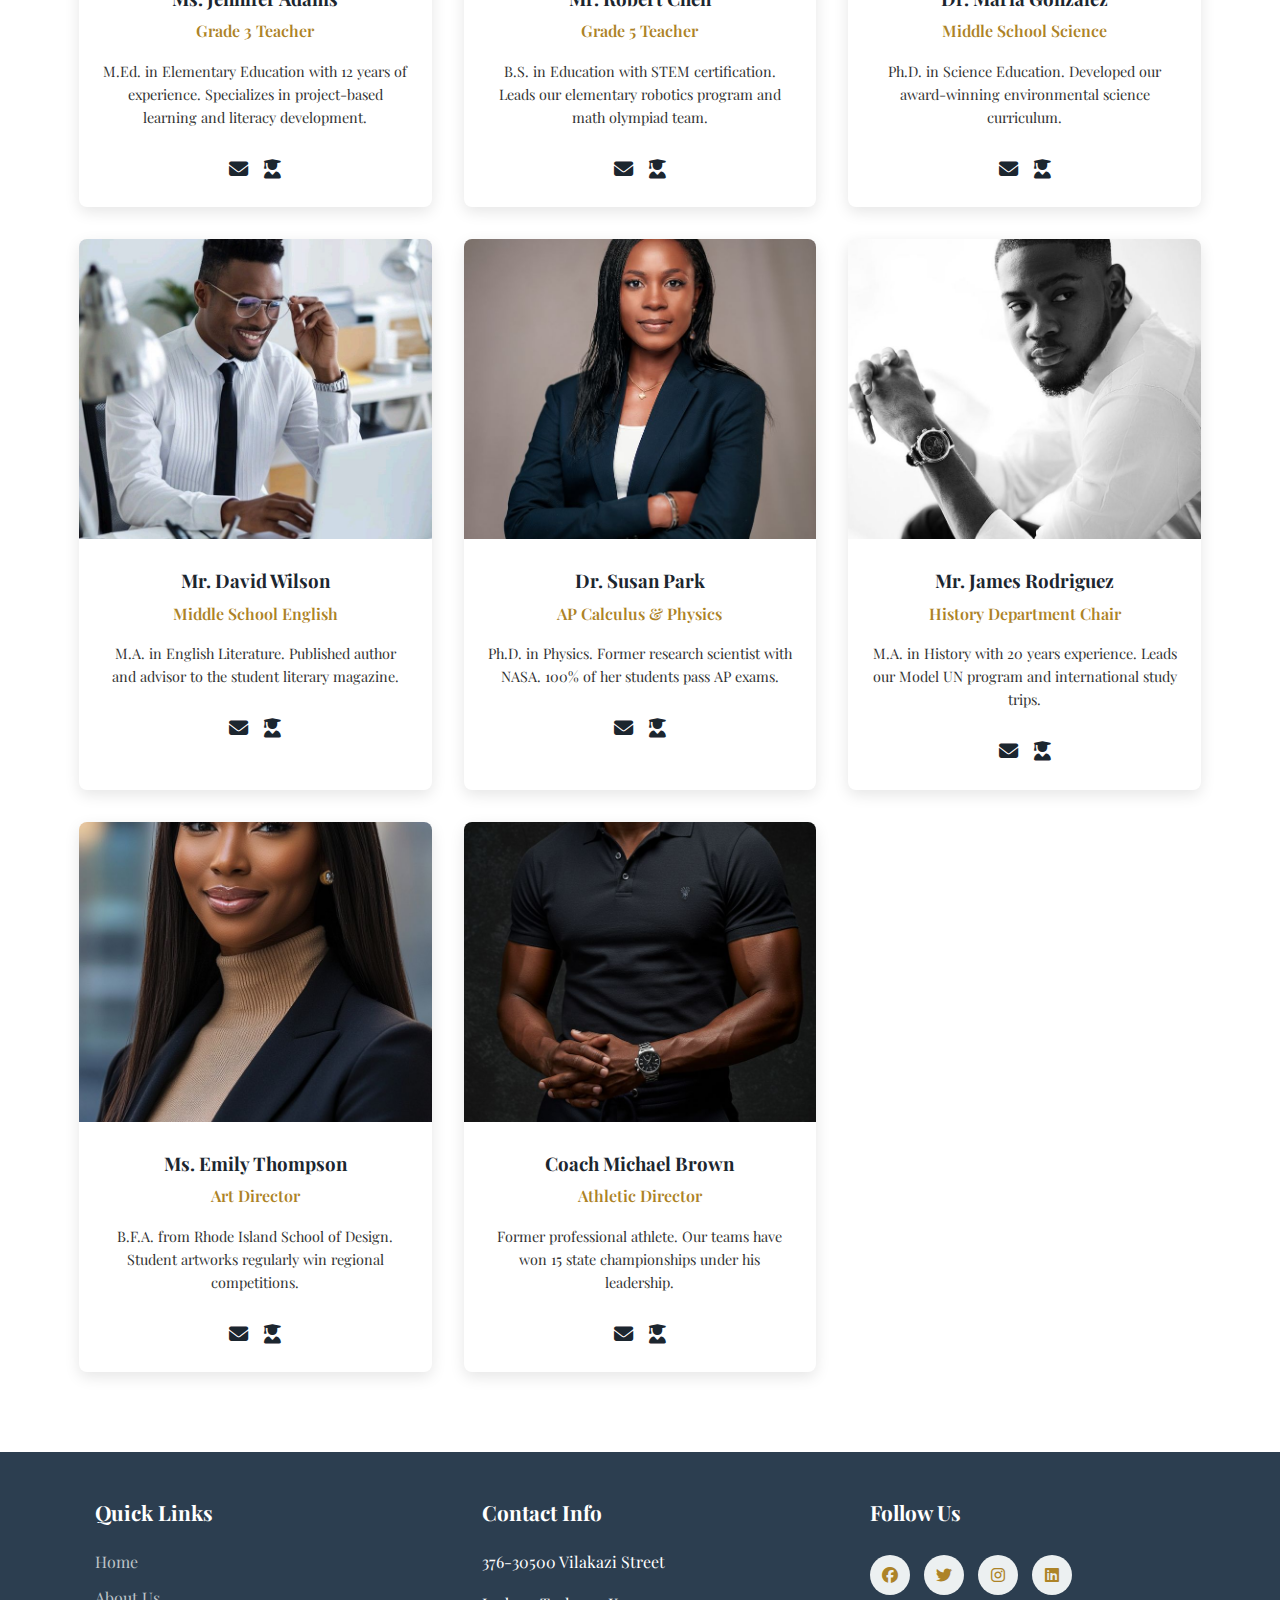
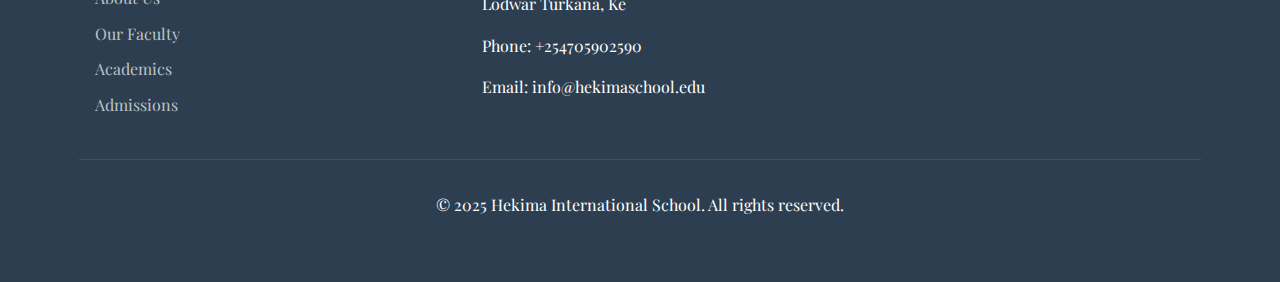
<file: faculty.html>
<!DOCTYPE html>
<html lang="en">
<head>
    <meta charset="UTF-8">
    <meta name="viewport" content="width=device-width, initial-scale=1.0">
    <title>Our Faculty - Hekima International School</title>
    <link rel="stylesheet" href="style.css">
    <link href="https://fonts.googleapis.com/css2?family=Playfair+Display:ital,wght@0,400..900;1,400..900&display=swap" rel="stylesheet" />
    <link rel="stylesheet" href="https://cdnjs.cloudflare.com/ajax/libs/font-awesome/6.4.0/css/all.min.css">
    <style>
        /* Global Styles */
        :root {
            --primary-color: #1c262f;
            --secondary-color:  #ad8327;
            --accent-color:#e74c3c;
            --light-color: #ecf0f1;
            --dark-color: #2c3e50;
            --text-color: #333;
        }
        
        * {
            margin: 0;
            padding: 0;
            box-sizing: border-box;
            font-family: 'Playfair Display', serif;
        }
        
        body {
            line-height: 1.6;
            color: var(--text-color);
        }
        
        .container {
            width: 90%;
            max-width: 1200px;
            margin: 0 auto;
            padding: 0 15px;
        }
        
        h1, h2, h3, h4 {
            margin-bottom: 1rem;
            line-height: 1.2;
        }
        
        p {
            margin-bottom: 1rem;
        }
        
        a {
            text-decoration: none;
            color: var(--secondary-color);
        }
        
        .btn {
            display: inline-block;
            background: var(--secondary-color);
            color: white;
            padding: 0.8rem 1.5rem;
            border: none;
            border-radius: 5px;
            cursor: pointer;
            transition: all 0.3s ease;
        }
        
        .btn:hover {
            background: var(--primary-color);
            transform: translateY(-3px);
        }
        
        /* Header Styles */
        header {
            background: white;
            box-shadow: 0 2px 10px rgba(0, 0, 0, 0.1);
            position: fixed;
            width: 100%;
            top: 0;
            z-index: 1000;
        }
        
        .logo {
            display: flex;
            align-items: center;
        }
        
        .logo img {
            height: 50px;
            margin-right: 15px;
        }
        
        nav ul {
            display: flex;
            list-style: none;
        }
        
        nav ul li a {
            display: block;
            padding: 1.5rem 1rem;
            color: var(--dark-color);
            font-weight: 600;
            transition: all 0.3s ease;
        }
        
        nav ul li a:hover, nav ul li a.active {
            color: var(--secondary-color);
        }
        
        .mobile-menu {
            display: none;
            font-size: 1.5rem;
            cursor: pointer;
        }
        
        /* Hero Section */
        .hero {
            background: linear-gradient(rgba(0, 0, 0, 0.6), rgba(0, 0, 0, 0.6)), url('img/faculty.jpeg');
            background-size: cover;
            background-position: center;
            color: white;
            text-align: center;
            padding: 10rem 0;
            margin-top: 80px;
        }
        
        .hero h1 {
            font-size: 3rem;
            margin-bottom: 1rem;
        }
        
        /* Faculty Section */
        .faculty {
            padding: 5rem 0;
        }
        
        .department-filter {
            text-align: center;
            margin: 2rem 0;
        }
        
        .filter-btn {
            background: none;
            border: 2px solid var(--secondary-color);
            color: var(--secondary-color);
            padding: 0.5rem 1rem;
            margin: 0 0.5rem;
            border-radius: 30px;
            cursor: pointer;
            transition: all 0.3s ease;
        }
        
        .filter-btn:hover, .filter-btn.active {
            background: var(--secondary-color);
            color: white;
        }
        
        .faculty-grid {
            display: grid;
            grid-template-columns: repeat(auto-fill, minmax(280px, 1fr));
            gap: 2rem;
            margin-top: 2rem;
        }
        
        .faculty-card {
            background: white;
            border-radius: 8px;
            overflow: hidden;
            box-shadow: 0 5px 15px rgba(0,0,0,0.1);
            transition: transform 0.3s ease, box-shadow 0.3s ease;
        }
        
        .faculty-card:hover {
            transform: translateY(-10px);
            box-shadow: 0 15px 30px rgba(0,0,0,0.15);
        }
        
        .faculty-img {
            width: 100%;
            height: 300px;
            object-fit: cover;
        }
        
        .faculty-info {
            padding: 1.5rem;
            text-align: center;
        }
        
        .faculty-name {
            color: var(--primary-color);
            margin-bottom: 0.5rem;
        }
        
        .faculty-title {
            color: var(--secondary-color);
            font-weight: 600;
            margin-bottom: 1rem;
        }
        
        .faculty-bio {
            font-size: 0.9rem;
            margin-bottom: 1.5rem;
        }
        
        .faculty-contact {
            display: flex;
            justify-content: center;
            gap: 1rem;
        }
        
        .faculty-contact a {
            color: var(--primary-color);
            font-size: 1.2rem;
            transition: color 0.3s ease;
        }
        
        .faculty-contact a:hover {
            color: var(--secondary-color);
        }
        
        /* Footer */
        footer {
            background: var(--dark-color);
            color: white;
            padding: 3rem 0;
        }
        
        .footer-content {
            display: flex;
            justify-content: space-between;
            margin-bottom: 2rem;
        }
        
        .footer-section {
            flex: 1;
            padding: 0 1rem;
        }
        
        .footer-section h3 {
            color: white;
            margin-bottom: 1.5rem;
        }
        
        .footer-section ul {
            list-style: none;
        }
        
        .footer-section li {
            margin-bottom: 0.5rem;
        }
        
        .footer-section a {
            color: var(--secondary-color);
        }
        
        .copyright {
            text-align: center;
            padding-top: 2rem;
            border-top: 1px solid rgba(255,255,255,0.1);
        }
        
        /* Responsive Design */
        @media (max-width: 768px) {
            nav {
                display: none;
                position: absolute;
                top: 80px;
                left: 0;
                width: 100%;
                background: white;
                box-shadow: 0 5px 10px rgba(0, 0, 0, 0.1);
            }
            
            nav.active {
                display: block;
            }
            
            nav ul {
                flex-direction: column;
            }
            
            .mobile-menu {
                display: block;
            }
            
            .hero h1 {
                font-size: 2.5rem;
            }
            
            .footer-content {
                flex-direction: column;
            }
            
            .footer-section {
                margin-bottom: 2rem;
            }
            
            .filter-btn {
                margin: 0.3rem;
                padding: 0.4rem 0.8rem;
                font-size: 0.9rem;
            }
        }
    </style>
</head>
<body>
    <header>
        <div class="container">
            <div class="logo">
                <img src="img/school icon_.png" alt="Hekima International School">
                <h1>Hekima International School</h1>
            </div>
            <nav>
                <ul>
                    <li><a href="index.html">Home</a></li>
                    <li><a href="aboutus.html">About Us</a></li>
                    <li><a href="faculty.html" class="active">Our Faculty</a></li>
                    <li><a href="academics.html">Academics</a></li>
                    <li><a href="admissions.html">Admissions</a></li>
                    <li><a href="contact.php">Contact</a></li>
                </ul>
            </nav>
            <div class="mobile-menu">
                <i class="fas fa-bars"></i>
            </div>
        </div>
    </header>

    <section class="hero">
        <div class="container">
            <h1>Meet Our Faculty</h1>
            <p>Dedicated educators inspiring excellence in every student</p>
        </div>
    </section>

    <section class="faculty">
        <div class="container">
            <h2>Our Distinguished Educators</h2>
            <p>At Hekima International School, our faculty members are more than just teachers - they're mentors, guides, and champions for student success. With an average of 15 years teaching experience and 85% holding advanced degrees, our educators bring passion and expertise to every classroom.</p>
            
            <div class="department-filter">
                <button class="filter-btn active" data-department="all">All Faculty</button>
                <button class="filter-btn" data-department="elementary">Elementary</button>
                <button class="filter-btn" data-department="middle">Middle School</button>
                <button class="filter-btn" data-department="high">High School</button>
                <button class="filter-btn" data-department="special">Special Programs</button>
            </div>
            
            <div class="faculty-grid">
                <!-- Elementary Faculty -->
                <div class="faculty-card" data-department="elementary">
                    <img src="img/mrjennifer.jpeg" alt="Ms. Jennifer Adams" class="faculty-img">
                    <div class="faculty-info">
                        <h3 class="faculty-name">Ms. Jennifer Adams</h3>
                        <p class="faculty-title">Grade 3 Teacher</p>
                        <p class="faculty-bio">M.Ed. in Elementary Education with 12 years of experience. Specializes in project-based learning and literacy development.</p>
                        <div class="faculty-contact">
                            <a href="mailto:jadams@hekimaschool.edu.edu"><i class="fas fa-envelope"></i></a>
                            <a href="#"><i class="fas fa-user-graduate"></i></a>
                        </div>
                    </div>
                </div>
                
                <div class="faculty-card" data-department="elementary">
                    <img src="img/mrrobert.jpeg" alt="Mr. Robert Chen" class="faculty-img">
                    <div class="faculty-info">
                        <h3 class="faculty-name">Mr. Robert Chen</h3>
                        <p class="faculty-title">Grade 5 Teacher</p>
                        <p class="faculty-bio">B.S. in Education with STEM certification. Leads our elementary robotics program and math olympiad team.</p>
                        <div class="faculty-contact">
                            <a href="mailto:rchen@hekimaschool.edu.edu"><i class="fas fa-envelope"></i></a>
                            <a href="#"><i class="fas fa-user-graduate"></i></a>
                        </div>
                    </div>
                </div>
                
                <!-- Middle School Faculty -->
                <div class="faculty-card" data-department="middle">
                    <img src="img/drmaria.jpeg" alt="Dr. Maria Gonzalez" class="faculty-img">
                    <div class="faculty-info">
                        <h3 class="faculty-name">Dr. Maria Gonzalez</h3>
                        <p class="faculty-title">Middle School Science</p>
                        <p class="faculty-bio">Ph.D. in Science Education. Developed our award-winning environmental science curriculum.</p>
                        <div class="faculty-contact">
                            <a href="mailto:mgonzalez@hekimaschool.edu.edu"><i class="fas fa-envelope"></i></a>
                            <a href="#"><i class="fas fa-user-graduate"></i></a>
                        </div>
                    </div>
                </div>
                
                <div class="faculty-card" data-department="middle">
                    <img src="img/mrwilson.jpeg" alt="Mr. David Wilson" class="faculty-img">
                    <div class="faculty-info">
                        <h3 class="faculty-name">Mr. David Wilson</h3>
                        <p class="faculty-title">Middle School English</p>
                        <p class="faculty-bio">M.A. in English Literature. Published author and advisor to the student literary magazine.</p>
                        <div class="faculty-contact">
                            <a href="mailto:dwilson@hekimaschool.edu.edu"><i class="fas fa-envelope"></i></a>
                            <a href="#"><i class="fas fa-user-graduate"></i></a>
                        </div>
                    </div>
                </div>
                
                <!-- High School Faculty -->
                <div class="faculty-card" data-department="high">
                    <img src="img/drsusan.jpeg" alt="Dr. Susan Park" class="faculty-img">
                    <div class="faculty-info">
                        <h3 class="faculty-name">Dr. Susan Park</h3>
                        <p class="faculty-title">AP Calculus & Physics</p>
                        <p class="faculty-bio">Ph.D. in Physics. Former research scientist with NASA. 100% of her students pass AP exams.</p>
                        <div class="faculty-contact">
                            <a href="mailto:spark@hekimaschool.edu.edu"><i class="fas fa-envelope"></i></a>
                            <a href="#"><i class="fas fa-user-graduate"></i></a>
                        </div>
                    </div>
                </div>
                
                <div class="faculty-card" data-department="high">
                    <img src="img/mrrodriguez.jpeg" alt="Mr. James Rodriguez" class="faculty-img">
                    <div class="faculty-info">
                        <h3 class="faculty-name">Mr. James Rodriguez</h3>
                        <p class="faculty-title">History Department Chair</p>
                        <p class="faculty-bio">M.A. in History with 20 years experience. Leads our Model UN program and international study trips.</p>
                        <div class="faculty-contact">
                            <a href="mailto:jrodriguez@hekimaschool.edu.edu"><i class="fas fa-envelope"></i></a>
                            <a href="#"><i class="fas fa-user-graduate"></i></a>
                        </div>
                    </div>
                </div>
                
                <!-- Special Programs -->
                <div class="faculty-card" data-department="special">
                    <img src="img/msemily.jpeg" alt="Ms. Emily Thompson" class="faculty-img">
                    <div class="faculty-info">
                        <h3 class="faculty-name">Ms. Emily Thompson</h3>
                        <p class="faculty-title">Art Director</p>
                        <p class="faculty-bio">B.F.A. from Rhode Island School of Design. Student artworks regularly win regional competitions.</p>
                        <div class="faculty-contact">
                            <a href="mailto:ethompson@hekimaschool.edu.edu"><i class="fas fa-envelope"></i></a>
                            <a href="#"><i class="fas fa-user-graduate"></i></a>
                        </div>
                    </div>
                </div>
                
                <div class="faculty-card" data-department="special">
                    <img src="img/couchbrown.jpeg" alt="Coach Michael Brown" class="faculty-img">
                    <div class="faculty-info">
                        <h3 class="faculty-name">Coach Michael Brown</h3>
                        <p class="faculty-title">Athletic Director</p>
                        <p class="faculty-bio">Former professional athlete. Our teams have won 15 state championships under his leadership.</p>
                        <div class="faculty-contact">
                            <a href="mailto:mbrown@hekimaschool.edu"><i class="fas fa-envelope"></i></a>
                            <a href="#"><i class="fas fa-user-graduate"></i></a>
                        </div>
                    </div>
                </div>
            </div>
        </div>
    </section>

    <footer>
        <div class="container">
            <div class="footer-content">
                <div class="footer-section">
                    <h3>Quick Links</h3>
                    <ul>
                        <li><a href="index.html">Home</a></li>
                        <li><a href="aboutus.html">About Us</a></li>
                        <li><a href="faculty.html">Our Faculty</a></li>
                        <li><a href="academics.html">Academics</a></li>
                        <li><a href="admissions.html">Admissions</a></li>
                    </ul>
                </div>
                <div class="footer-section">
                    <h3>Contact Info</h3>
                    <p>376-30500 Vilakazi Street</p>
                    <p>Lodwar Turkana, Ke</p>
                    <p>Phone: +254705902590</p>
                    <p>Email: info@hekimaschool.edu</p>
                </div>
                <div class="footer-section">
                    <h3>Follow Us</h3>
                    <div class="social-media">
                        <a href="#"><i class="fab fa-facebook"></i></a>
                        <a href="#"><i class="fab fa-twitter"></i></a>
                        <a href="#"><i class="fab fa-instagram"></i></a>
                        <a href="#"><i class="fab fa-linkedin"></i></a>
                    </div>
                </div>
            </div>
            <div class="copyright">
                <p>&copy; 2025 Hekima International School. All rights reserved.</p>
            </div>
        </div>
    </footer>

    <script>
        // Mobile menu toggle
        document.querySelector('.mobile-menu').addEventListener('click', function() {
            document.querySelector('nav').classList.toggle('active');
        });
        
        // Faculty filter functionality
        const filterBtns = document.querySelectorAll('.filter-btn');
        const facultyCards = document.querySelectorAll('.faculty-card');
        
        filterBtns.forEach(btn => {
            btn.addEventListener('click', function() {
                // Update active button
                filterBtns.forEach(b => b.classList.remove('active'));
                this.classList.add('active');
                
                const department = this.dataset.department;
                
                // Filter faculty cards
                facultyCards.forEach(card => {
                    if (department === 'all' || card.dataset.department === department) {
                        card.style.display = 'block';
                    } else {
                        card.style.display = 'none';
                    }
                });
            });
        });
        
        // Smooth scrolling for anchor links
        document.querySelectorAll('a[href^="#"]').forEach(anchor => {
            anchor.addEventListener('click', function(e) {
                e.preventDefault();
                
                const target = document.querySelector(this.getAttribute('href'));
                if (target) {
                    window.scrollTo({
                        top: target.offsetTop - 80,
                        behavior: 'smooth'
                    });
                    
                    // Close mobile menu if open
                    document.querySelector('nav').classList.remove('active');
                }
            });
        });
    </script>
</body>
</html>
</file>
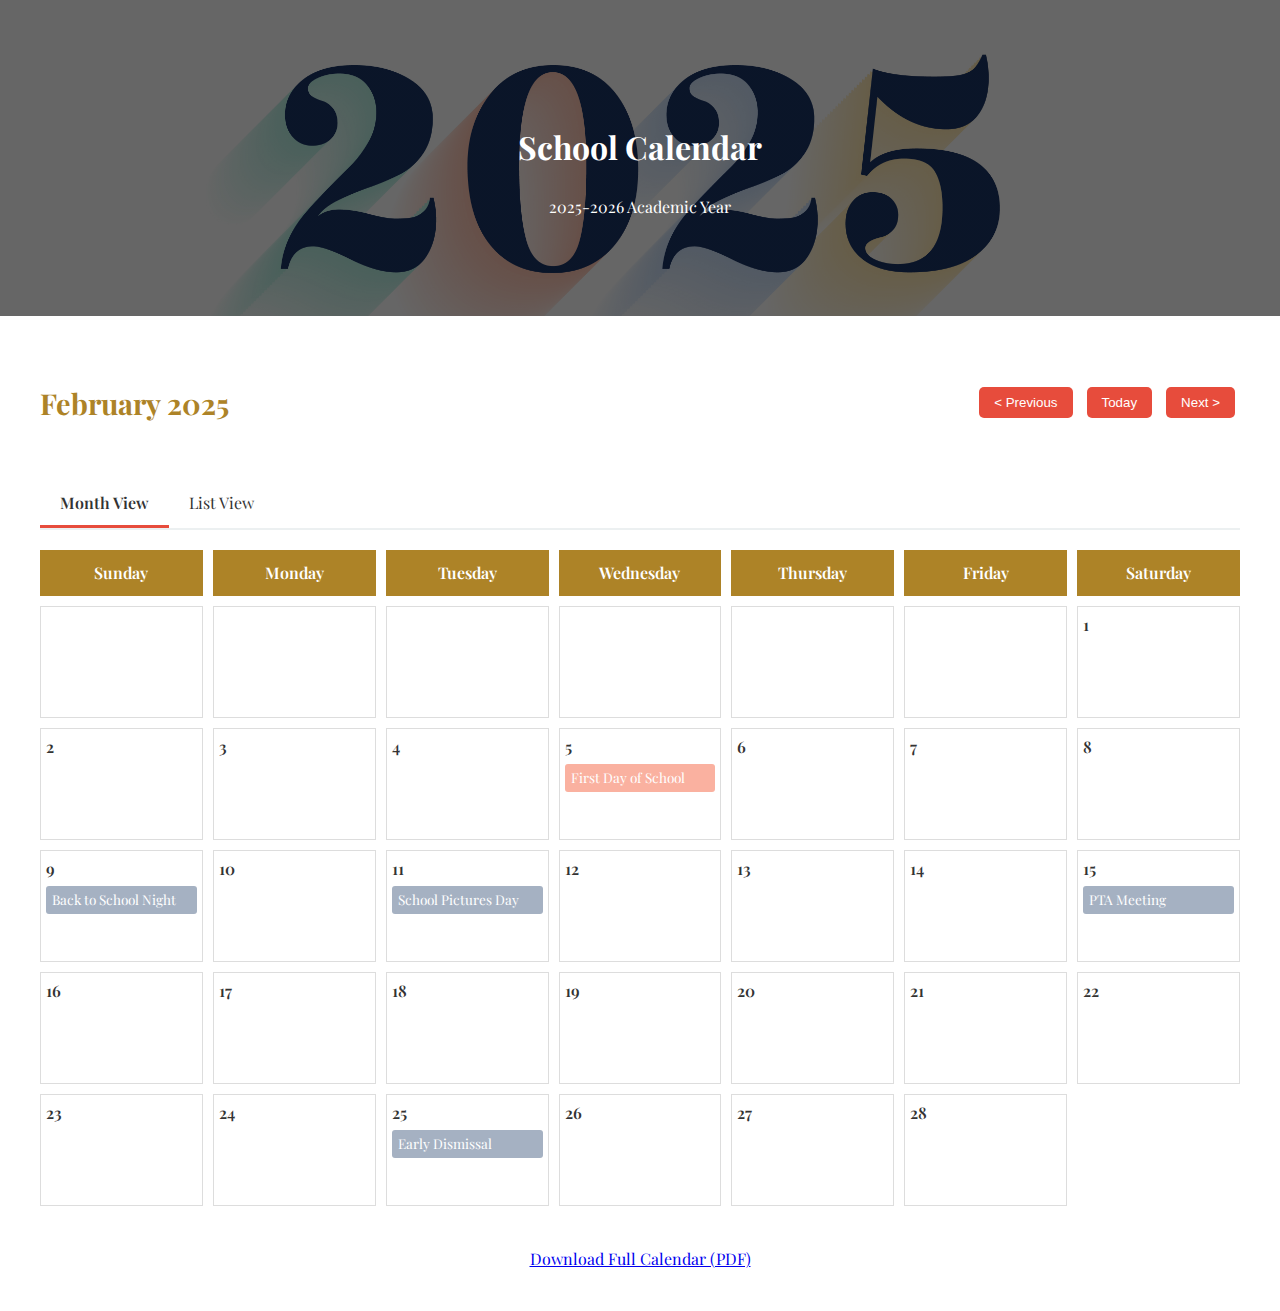
<file: schoolcalendar.html>
<!DOCTYPE html>
<html lang="en">
<head>
    <meta charset="UTF-8">
    <meta name="viewport" content="width=device-width, initial-scale=1.0">
    <title>School Calendar - Hekima International School</title>
    <link href="https://fonts.googleapis.com/css2?family=Playfair+Display:ital,wght@0,400..900;1,400..900&display=swap" rel="stylesheet" />
    <link rel="stylesheet" href="https://cdnjs.cloudflare.com/ajax/libs/font-awesome/6.4.0/css/all.min.css">
    <style>
        /* Calendar Page Styles */
        :root {
       --primary: #ad8327;
            --secondary: #e74c3c;;
            --accent: #2c3e50;
            --light: #ecf0f1;
            --dark: #2c3e50;
        }
        
        
        body {
            font-family: 'Playfair Display', serif;
            line-height: 1.6;
            color: #333;
            margin: 0;
            padding: 0;
        }
        
        .calendar-header {
            background: linear-gradient(rgba(0, 0, 0, 0.6), rgba(0, 0, 0, 0.6)), 
                        url('img/calendar-bg.jpg');
            background-size: cover;
            color: white;
            text-align: center;
            padding: 100px 20px 80px;
        }
        
        .calendar-container {
            max-width: 1200px;
            margin: 0 auto;
            padding: 40px 20px;
        }
        
        .calendar-nav {
            display: flex;
            justify-content: space-between;
            align-items: center;
            margin-bottom: 30px;
        }
        
        .calendar-title {
            font-size: 1.8rem;
            color: var(--primary);
        }
        
        .calendar-nav-btns button {
            background: var(--secondary);
            color: white;
            border: none;
            padding: 8px 15px;
            border-radius: 5px;
            cursor: pointer;
            margin: 0 5px;
        }
        
        .calendar-nav-btns button:hover {
            background: var(--primary);
        }
        
        .calendar-view-options {
            display: flex;
            margin-bottom: 20px;
            border-bottom: 2px solid var(--light);
        }
        
        .view-option {
            padding: 10px 20px;
            cursor: pointer;
            border-bottom: 3px solid transparent;
        }
        
        .view-option.active {
            border-bottom: 3px solid var(--secondary);
            font-weight: 600;
        }
        
        .view-option:hover {
            background: var(--light);
        }
        
        /* Month View */
        .month-view {
            display: block;
        }
        
        .month-grid {
            display: grid;
            grid-template-columns: repeat(7, 1fr);
            gap: 10px;
        }
        
        .day-header {
            background: var(--primary);
            color: white;
            text-align: center;
            padding: 10px;
            font-weight: 600;
        }
        
        .day-cell {
            min-height: 100px;
            border: 1px solid #ddd;
            padding: 5px;
            background: white;
        }
        
        .day-number {
            font-weight: 600;
            margin-bottom: 5px;
        }
        
        .event {
            background: var(--light);
            padding: 3px 6px;
            margin-bottom: 3px;
            border-radius: 3px;
            font-size: 0.85rem;
            cursor: pointer;
        }
        
        .event.holiday {
            background: #ffeaa7;
        }
        
        .event.important {
            background: #fab1a0;
            color: white;
        }
        
        .event.academic {
            background: #a5b1c2;
            color: white;
        }
        
        /* List View */
        .list-view {
            display: none;
        }
        
        .event-list {
            list-style: none;
            padding: 0;
        }
        
        .event-item {
            background: white;
            border-left: 4px solid var(--secondary);
            padding: 15px;
            margin-bottom: 10px;
            box-shadow: 0 2px 5px rgba(0,0,0,0.1);
            display: flex;
            justify-content: space-between;
            align-items: center;
        }
        
        .event-date {
            font-weight: 600;
            color: var(--primary);
            min-width: 120px;
        }
        
        .event-details {
            flex-grow: 1;
            padding: 0 20px;
        }
        
        .event-title {
            font-weight: 600;
            margin-bottom: 5px;
        }
        
        .event-category {
            display: inline-block;
            padding: 2px 8px;
            border-radius: 20px;
            font-size: 0.75rem;
            background: var(--light);
        }
        
        .event-category.holiday {
            background: #ffeaa7;
        }
        
        .event-category.important {
            background: #fab1a0;
            color: white;
        }
        
        .event-category.academic {
            background: #a5b1c2;
            color: white;
        }
        
        /* Event Modal */
        .modal {
            display: none;
            position: fixed;
            top: 0;
            left: 0;
            width: 100%;
            height: 100%;
            background: rgba(0,0,0,0.5);
            z-index: 1000;
            justify-content: center;
            align-items: center;
        }
        
        .modal-content {
            background: white;
            padding: 30px;
            border-radius: 8px;
            max-width: 500px;
            width: 90%;
            position: relative;
        }
        
        .close-modal {
            position: absolute;
            top: 15px;
            right: 15px;
            font-size: 1.5rem;
            cursor: pointer;
        }
        
        .modal-title {
            color: var(--primary);
            margin-bottom: 20px;
        }
        
        .modal-date {
            color: var(--secondary);
            margin-bottom: 15px;
            font-weight: 600;
        }
        
        @media (max-width: 768px) {
            .calendar-header {
                padding: 80px 15px 60px;
            }
            
            .month-grid {
                grid-template-columns: repeat(1, 1fr);
            }
            
            .day-cell {
                min-height: auto;
            }
            
            .event-item {
                flex-direction: column;
                align-items: flex-start;
            }
            
            .event-date {
                margin-bottom: 10px;
            }
        }
    </style>
</head>
<body>
    <header class="calendar-header">
        <h1>School Calendar</h1>
        <p>2025-2026 Academic Year</p>
    </header>

    <div class="calendar-container">
        <div class="calendar-nav">
            <h2 class="calendar-title">January 2025</h2>
            <div class="calendar-nav-btns">
                <button id="prev-month">&lt; Previous</button>
                <button id="today">Today</button>
                <button id="next-month">Next &gt;</button>
            </div>
        </div>
        
        <div class="calendar-view-options">
            <div class="view-option active" data-view="month">Month View</div>
            <div class="view-option" data-view="list">List View</div>
        </div>
        
        <!-- Month View -->
        <div class="month-view" id="month-view">
            <div class="month-grid">
                <div class="day-header">Sunday</div>
                <div class="day-header">Monday</div>
                <div class="day-header">Tuesday</div>
                <div class="day-header">Wednesday</div>
                <div class="day-header">Thursday</div>
                <div class="day-header">Friday</div>
                <div class="day-header">Saturday</div>
                
                <!-- Calendar days will be inserted here by JavaScript -->
            </div>
        </div>
        
        <!-- List View -->
        <div class="list-view" id="list-view">
            <ul class="event-list">
                <li class="event-item">
                    <div class="event-date">January 5</div>
                    <div class="event-details">
                        <div class="event-title">First Day of School</div>
                        <span class="event-category important">Important</span>
                    </div>
                </li>
                <li class="event-item">
                    <div class="event-date">January 9</div>
                    <div class="event-details">
                        <div class="event-title">Back to School Night</div>
                        <span class="event-category academic">Academic</span>
                    </div>
                </li>
                <li class="event-item">
                    <div class="event-date">January 30</div>
                    <div class="event-details">
                        <div class="event-title">Teacher Professional Day (No School)</div>
                        <span class="event-category holiday">Holiday</span>
                    </div>
                </li>
                <!-- More events will be inserted here by JavaScript -->
            </ul>
        </div>
        
        <div style="text-align: center; margin-top: 40px;">
            <a href="downloads/school-calendar.pdf" class="download-btn">Download Full Calendar (PDF)</a>
        </div>
    </div>
    
    <!-- Event Modal -->
    <div class="modal" id="event-modal">
        <div class="modal-content">
            <span class="close-modal">&times;</span>
            <h3 class="modal-title" id="modal-event-title">Event Title</h3>
            <div class="modal-date" id="modal-event-date">January 5, 2025</div>
            <div id="modal-event-description">
                <p>Detailed description of the event will appear here.</p>
                <p><strong>Time:</strong> 8:00 AM - 3:00 PM</p>
                <p><strong>Location:</strong> School Campus</p>
            </div>
        </div>
    </div>

    <script>
        // Calendar Data
        const calendarData = {
            year: 2025,
            month: 1, // January (0-11)
            events: [
                {
                    id: 1,
                    date: new Date(2025, 1, 5),
                    title: "First Day of School",
                    description: "Welcome back students! First day of the 2025-2026 academic year. Regular school hours apply.",
                    category: "important",
                    time: "8:00 AM - 3:00 PM",
                    location: "School Campus"
                },
                {
                    id: 2,
                    date: new Date(2025, 1, 9),
                    title: "Back to School Night",
                    description: "Parents are invited to visit their child's classrooms and meet the teachers. Presentation by the principal at 6:30 PM in the auditorium.",
                    category: "academic",
                    time: "6:00 PM - 8:00 PM",
                    location: "School Campus"
                },
                {
                    id: 3,
                    date: new Date(2025, 1, 11),
                    title: "School Pictures Day",
                    description: "Individual student portraits will be taken. Please wear school uniform.",
                    category: "academic",
                    time: "During school hours",
                    location: "Gymnasium"
                },
                {
                    id: 4,
                    date: new Date(2025, 1, 15),
                    title: "PTA Meeting",
                    description: "Monthly Parent-Teacher Association meeting. All parents are welcome to attend.",
                    category: "academic",
                    time: "7:00 PM - 8:30 PM",
                    location: "Library"
                },
                {
                    id: 5,
                    date: new Date(2025, 1, 25),
                    title: "Early Dismissal",
                    description: "Professional development for teachers. Students will be dismissed at 12:00 PM.",
                    category: "academic",
                    time: "8:00 AM - 12:00 PM",
                    location: "School Campus"
                },
                {
                    id: 6,
                    date: new Date(2025, 1, 30),
                    title: "Teacher Professional Day (No School)",
                    description: "School closed for students. Teachers will be participating in professional development workshops.",
                    category: "holiday",
                    time: "All Day",
                    location: ""
                }
            ]
        };

        // DOM Elements
        const monthView = document.getElementById('month-view');
        const listView = document.getElementById('list-view');
        const viewOptions = document.querySelectorAll('.view-option');
        const monthGrid = document.querySelector('.month-grid');
        const calendarTitle = document.querySelector('.calendar-title');
        const eventList = document.querySelector('.event-list');
        const eventModal = document.getElementById('event-modal');
        const modalTitle = document.getElementById('modal-event-title');
        const modalDate = document.getElementById('modal-event-date');
        const modalDescription = document.getElementById('modal-event-description');
        const closeModal = document.querySelector('.close-modal');
        
        // Initialize Calendar
        function initCalendar() {
            renderMonthView();
            renderListView();
            setActiveView('month');
        }
        
        // Render Month View
        function renderMonthView() {
            // Clear existing days (except headers)
            while (monthGrid.children.length > 7) {
                monthGrid.removeChild(monthGrid.lastChild);
            }
            
            const year = calendarData.year;
            const month = calendarData.month;
            
            // Update calendar title
            const monthNames = ["January", "February", "March", "April", "May", "June", 
                              "July", "August", "January", "October", "November", "December"];
            calendarTitle.textContent = `${monthNames[month]} ${year}`;
            
            // Get first day of month and total days
            const firstDay = new Date(year, month, 1).getDay();
            const daysInMonth = new Date(year, month + 1, 0).getDate();
            
            // Add empty cells for days before the first day of the month
            for (let i = 0; i < firstDay; i++) {
                const emptyCell = document.createElement('div');
                emptyCell.className = 'day-cell empty';
                monthGrid.appendChild(emptyCell);
            }
            
            // Add cells for each day of the month
            for (let day = 1; day <= daysInMonth; day++) {
                const dayCell = document.createElement('div');
                dayCell.className = 'day-cell';
                
                const dayNumber = document.createElement('div');
                dayNumber.className = 'day-number';
                dayNumber.textContent = day;
                dayCell.appendChild(dayNumber);
                
                // Add events for this day
                const currentDate = new Date(year, month, day);
                const dayEvents = calendarData.events.filter(event => 
                    event.date.getDate() === currentDate.getDate() && 
                    event.date.getMonth() === currentDate.getMonth() && 
                    event.date.getFullYear() === currentDate.getFullYear()
                );
                
                dayEvents.forEach(event => {
                    const eventElement = document.createElement('div');
                    eventElement.className = `event ${event.category}`;
                    eventElement.textContent = event.title;
                    eventElement.dataset.eventId = event.id;
                    eventElement.addEventListener('click', () => showEventModal(event));
                    dayCell.appendChild(eventElement);
                });
                
                monthGrid.appendChild(dayCell);
            }
        }
        
        // Render List View
        function renderListView() {
            // Clear existing events
            while (eventList.children.length > 0) {
                eventList.removeChild(eventList.firstChild);
            }
            
            // Sort events by date
            const sortedEvents = [...calendarData.events].sort((a, b) => a.date - b.date);
            
            // Add events to list
            sortedEvents.forEach(event => {
                const eventItem = document.createElement('li');
                eventItem.className = 'event-item';
                
                const eventDate = document.createElement('div');
                eventDate.className = 'event-date';
                eventDate.textContent = formatDate(event.date);
                eventItem.appendChild(eventDate);
                
                const eventDetails = document.createElement('div');
                eventDetails.className = 'event-details';
                
                const eventTitle = document.createElement('div');
                eventTitle.className = 'event-title';
                eventTitle.textContent = event.title;
                eventDetails.appendChild(eventTitle);
                
                const eventCategory = document.createElement('span');
                eventCategory.className = `event-category ${event.category}`;
                eventCategory.textContent = event.category.charAt(0).toUpperCase() + event.category.slice(1);
                eventDetails.appendChild(eventCategory);
                
                eventItem.appendChild(eventDetails);
                eventItem.addEventListener('click', () => showEventModal(event));
                
                eventList.appendChild(eventItem);
            });
        }
        
        // Format date for display
        function formatDate(date) {
            const options = { month: 'long', day: 'numeric' };
            return date.toLocaleDateString('en-US', options);
        }
        
        // Show event modal
        function showEventModal(event) {
            modalTitle.textContent = event.title;
            modalDate.textContent = formatDate(event.date);
            
            let descriptionHTML = `<p>${event.description}</p>`;
            if (event.time) {
                descriptionHTML += `<p><strong>Time:</strong> ${event.time}</p>`;
            }
            if (event.location) {
                descriptionHTML += `<p><strong>Location:</strong> ${event.location}</p>`;
            }
            
            modalDescription.innerHTML = descriptionHTML;
            eventModal.style.display = 'flex';
        }
        
        // Close modal
        function closeEventModal() {
            eventModal.style.display = 'none';
        }
        
        // Set active view
        function setActiveView(view) {
            viewOptions.forEach(option => {
                option.classList.remove('active');
                if (option.dataset.view === view) {
                    option.classList.add('active');
                }
            });
            
            monthView.style.display = view === 'month' ? 'block' : 'none';
            listView.style.display = view === 'list' ? 'block' : 'none';
        }
        
        // Event Listeners
        viewOptions.forEach(option => {
            option.addEventListener('click', () => {
                setActiveView(option.dataset.view);
            });
        });
        
        closeModal.addEventListener('click', closeEventModal);
        window.addEventListener('click', (e) => {
            if (e.target === eventModal) {
                closeEventModal();
            }
        });
        
        document.getElementById('prev-month').addEventListener('click', () => {
            calendarData.month--;
            if (calendarData.month < 0) {
                calendarData.month = 11;
                calendarData.year--;
            }
            renderMonthView();
        });
        
        document.getElementById('next-month').addEventListener('click', () => {
            calendarData.month++;
            if (calendarData.month > 11) {
                calendarData.month = 0;
                calendarData.year++;
            }
            renderMonthView();
        });
        
        document.getElementById('today').addEventListener('click', () => {
            const today = new Date();
            calendarData.month = today.getMonth();
            calendarData.year = today.getFullYear();
            renderMonthView();
        });
        
        // Initialize
        initCalendar();
    </script>
</body>
</html>
</file>
<file: style.css>
/* Global Styles */
:root {
    --primary-color: #1c262f;
    --secondary-color: #ad8327;
    --accent-color: #e74c3c;
    --light-color: #ecf0f1;
    --dark-color: #2c3e50;
    --text-color: #333;
    --text-light: #7f8c8d;
}

* {
    margin: 0;
    padding: 0;
    box-sizing: border-box;
}

body {
    font-family: Playfair Display, serif;
    line-height: 1.6;
    color: var(--text-color);
}

.container {
    width: 90%;
    max-width: 1200px;
    margin: 0 auto;
    padding: 0 15px;
}

.btn {
    display: inline-block;
    background: var(--secondary-color);
    color: white;
    padding: 10px 20px;
    border: none;
    border-radius: 5px;
    cursor: pointer;
    text-decoration: none;
    font-weight: 600;
    transition: all 0.3s ease;
}

.btn:hover {
    background: #032c4f;
    transform: translateY(-2px);
}

.section-title {
    text-align: center;
    margin-bottom: 40px;
    font-size: 2.2rem;
    color: var(--primary-color);
    position: relative;
}

.section-title::after {
    content: '';
    display: block;
    width: 80px;
    height: 4px;
    background: var(--secondary-color);
    margin: 15px auto;
}

/* Header Styles */
header {
    background: white;
    box-shadow: 0 2px 10px rgba(0, 0, 0, 0.1);
    position: fixed;
    width: 100%;
    top: 0;
    z-index: 1000;
}

.logo {
    display: flex;
    align-items: center;
    padding: 10px 0;
}

.logo img {
    height: 50px;
    margin-right: 0px;
}

.logo h1 {
    font-size: 1.5rem;
    color: var(--primary-color);
}

nav ul {
    display: flex;
    list-style: none;
}

nav ul li a {
    display: block;
    padding: 20px;
    color: var(--dark-color);
    text-decoration: none;
    font-weight: 600;
    transition: color 0.3s;
}

nav ul li a:hover, nav ul li a.active {
    color: var(--secondary-color);
}

.mobile-menu-btn {
    display: none;
    font-size: 1.5rem;
    cursor: pointer;
    padding: 15px;
}

/* Hero Section */
.hero {
    background: linear-gradient(rgba(0, 0, 0, 0.6), rgba(0, 0, 0, 0.6)), url('img/schoolbackground.jpg');
    background-size: cover;
    background-position: center;
    height: 100vh;
    display: flex;
    align-items: center;
    text-align: center;
    color: white;
    margin-top: 70px;
}

.hero-content {
    width: 100%;
}

.hero h2 {
    font-size: 3rem;
    margin-bottom: 20px;
}

.hero p {
    font-size: 1.2rem;
    margin-bottom: 30px;
}

/* About Section */
.about {
    padding: 80px 0;
    background: var(--light-color);
}

.about-content {
    display: flex;
    gap: 40px;
    align-items: center;
}

.about-text {
    flex: 1;
}

.about-text p {
    margin-bottom: 20px;
}

.about-image {
    flex: 1;
}

.about-image img {
    width: 100%;
    border-radius: 10px;
    box-shadow: 0 5px 15px rgba(0, 0, 0, 0.1);
}

.achievements {
    margin-top: 30px;
    list-style: none;
}

.achievements li {
    margin-bottom: 10px;
    display: flex;
    align-items: center;
}

.achievements i {
    color: var(--secondary-color);
    margin-right: 10px;
    font-size: 1.2rem;
}

/* Academics Section */
.academics {
    padding: 80px 0;
    background: white;
}

.programs-grid {
    display: grid;
    grid-template-columns: repeat(auto-fit, minmax(250px, 1fr));
    gap: 30px;
    margin-top: 30px;
}

.program-card {
    background: white;
    padding: 30px;
    border-radius: 10px;
    box-shadow: 0 5px 15px rgba(0, 0, 0, 0.05);
    text-align: center;
    transition: transform 0.3s, box-shadow 0.3s;
}

.program-card:hover {
    transform: translateY(-10px);
    box-shadow: 0 15px 30px rgba(0, 0, 0, 0.1);
}

.program-card i {
    font-size: 3rem;
    color: var(--secondary-color);
    margin-bottom: 20px;
}

.program-card h3 {
    margin-bottom: 15px;
    color: var(--primary-color);
}

/* Admissions Section */
.admissions {
    padding: 80px 0;
    background: var(--light-color);
}

.process-steps {
    display: grid;
    grid-template-columns: repeat(auto-fit, minmax(200px, 1fr));
    gap: 30px;
    margin: 50px 0;
}

.step {
    text-align: center;
    padding: 30px 20px;
    background: white;
    border-radius: 10px;
    box-shadow: 0 5px 15px rgba(0, 0, 0, 0.05);
}

.step-number {
    width: 50px;
    height: 50px;
    background: var(--secondary-color);
    color: white;
    border-radius: 50%;
    display: flex;
    align-items: center;
    justify-content: center;
    font-size: 1.5rem;
    font-weight: bold;
    margin: 0 auto 20px;
}

.step h3 {
    margin-bottom: 15px;
    color: var(--primary-color);
}

.admissions-cta {
    text-align: center;
    margin-top: 50px;
}

.admissions-cta p {
    font-size: 1.2rem;
    margin-bottom: 20px;
}

/* Contact Section */
.contact {
    padding: 80px 0;
    background: white;
}

.contact-container {
    display: flex;
    gap: 40px;
    margin-top: 40px;
}

.contact-info, .contact-form {
    flex: 1;
}

.contact-info h3, .contact-form h3 {
    margin-bottom: 20px;
    color: var(--primary-color);
    font-size: 1.5rem;
}

.contact-info p {
    margin-bottom: 15px;
    display: flex;
    align-items: center;
}

.contact-info i {
    margin-right: 10px;
    color: var(--secondary-color);
    width: 20px;
}

.social-media {
    margin-top: 30px;
}

.social-media a {
    display: inline-block;
    width: 40px;
    height: 40px;
    background: var(--light-color);
    color: var(--primary-color);
    border-radius: 50%;
    text-align: center;
    line-height: 40px;
    margin-right: 10px;
    transition: all 0.3s;
}

.social-media a:hover {
    background:#1c262f;
    color: white;
}

.form-group {
    margin-bottom: 20px;
}

.form-group input, .form-group textarea {
    width: 100%;
    padding: 12px;
    border: 1px solid #ddd;
    border-radius: 5px;
    font-family: inherit;
    font-size: 1rem;
}

.form-group textarea {
    height: 150px;
    resize: vertical;
}

#formResponse {
    margin-top: 20px;
    padding: 10px;
    border-radius: 5px;
    display: none;
}

/* Footer */
footer {
    background: var(--primary-color);
    color: white;
    padding: 60px 0 0;
}

.footer-content {
    display: grid;
    grid-template-columns: repeat(auto-fit, minmax(250px, 1fr));
    gap: 40px;
    margin-bottom: 40px;
}

.footer-section h3 {
    margin-bottom: 20px;
    font-size: 1.3rem;
}

.footer-section ul {
    list-style: none;
}

.footer-section ul li {
    margin-bottom: 10px;
}

.footer-section ul li a {
    color: #bdc3c7;
    text-decoration: none;
    transition: color 0.3s;
}

.footer-section ul li a:hover {
    color: #ad8327;
}

.newsletter-form input {
    width: 100%;
    padding: 12px;
    margin-bottom: 10px;
    border: none;
    border-radius: 5px;
}

.footer-bottom {
    text-align: center;
    padding: 20px 0;
    border-top: 1px solid rgba(255, 255, 255, 0.1);
    font-size: 0.9rem;
    color: #bdc3c7;
}

/* Responsive Styles */
@media (max-width: 992px) {
    .about-content, .contact-container {
        flex-direction: column;
    }
    
    .about-image {
        order: -1;
    }
}

@media (max-width: 768px) {
    .mobile-menu-btn {
        display: block;
    }
    
    nav ul {
        position: fixed;
        top: 70px;
        left: -100%;
        width: 100%;
        height: calc(100vh - 70px);
        background: white;
        flex-direction: column;
        align-items: center;
        justify-content: center;
        transition: left 0.3s;
    }
    
    nav ul.active {
        left: 0;
    }
    
    nav ul li a {
        padding: 15px;
        font-size: 1.2rem;
    }
    
    .hero h2 {
        font-size: 2.5rem;
    }
    
    .section-title {
        font-size: 1.8rem;
    }
}

@media (max-width: 576px) {
    .hero h2 {
        font-size: 2rem;
    }
    
    .logo h1 {
        font-size: 1.2rem;
    }
    
    .btn {
        padding: 8px 15px;
    }
}
</file>
